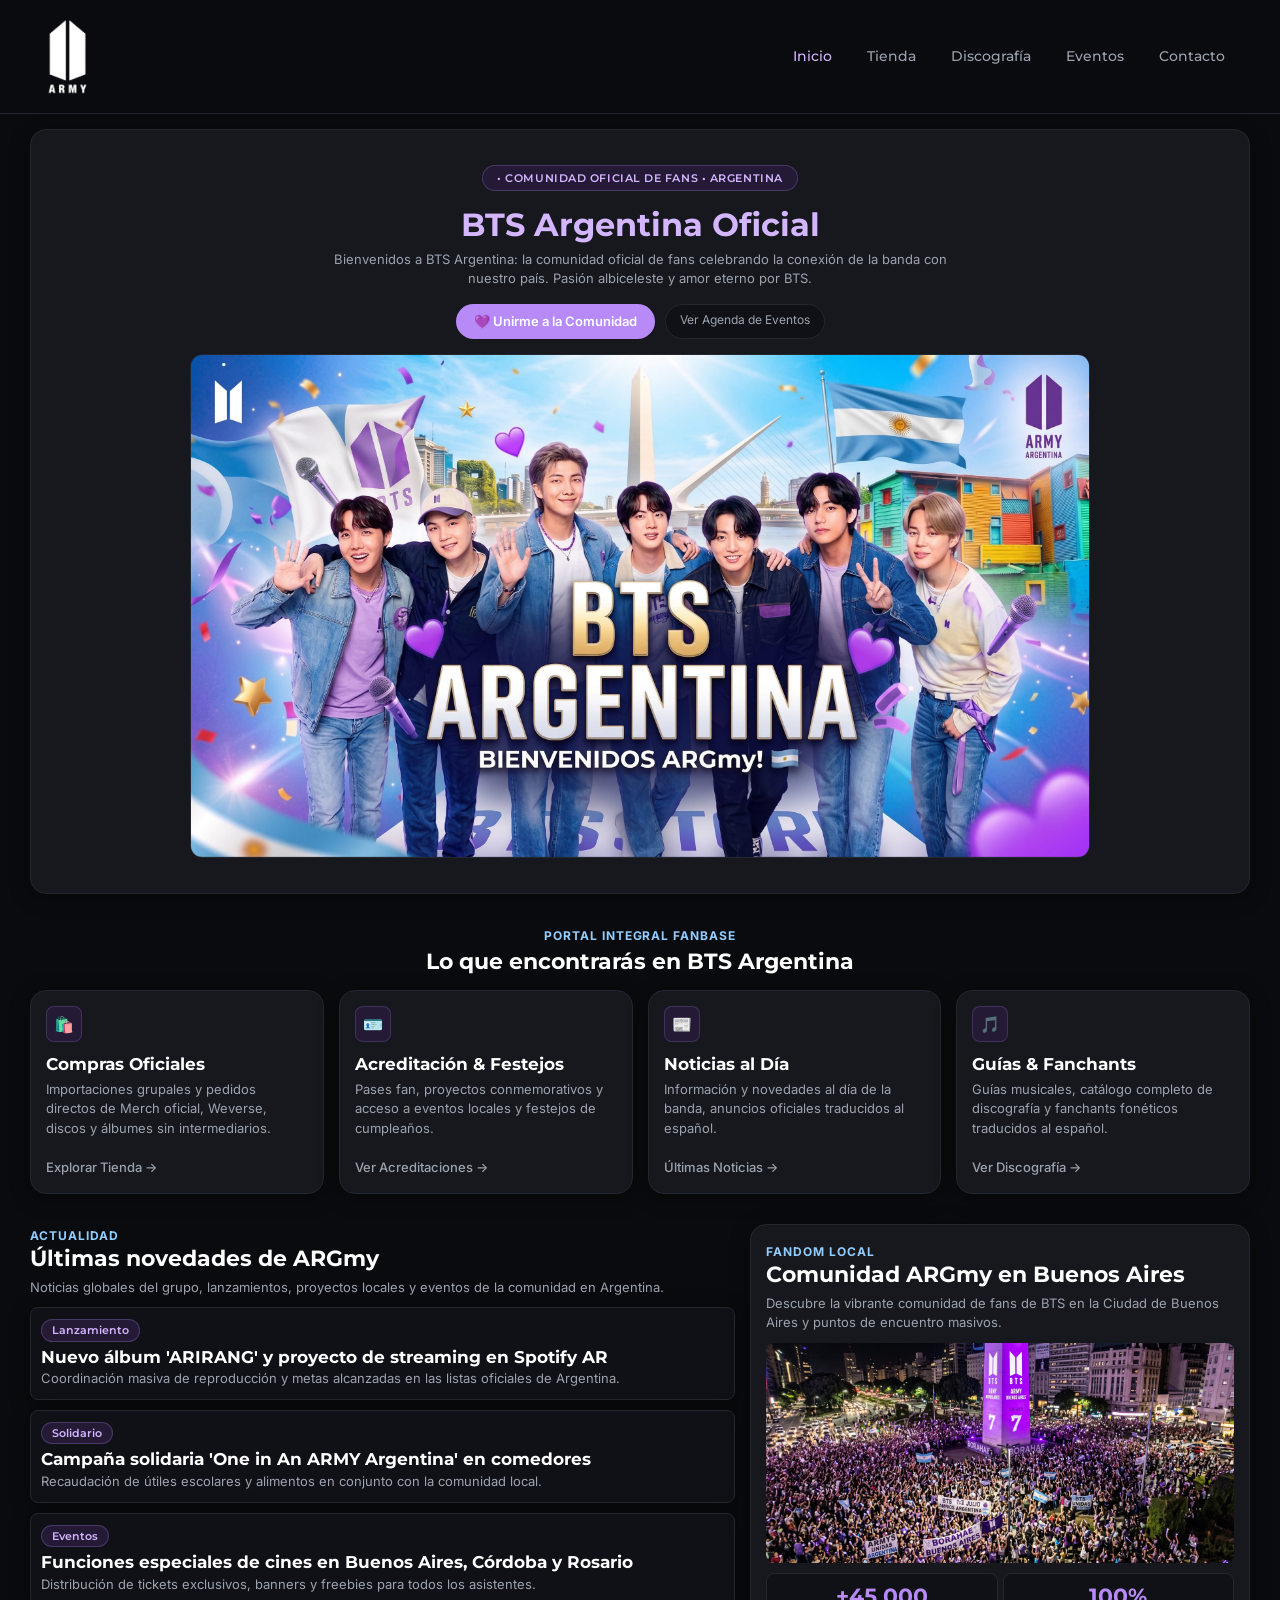
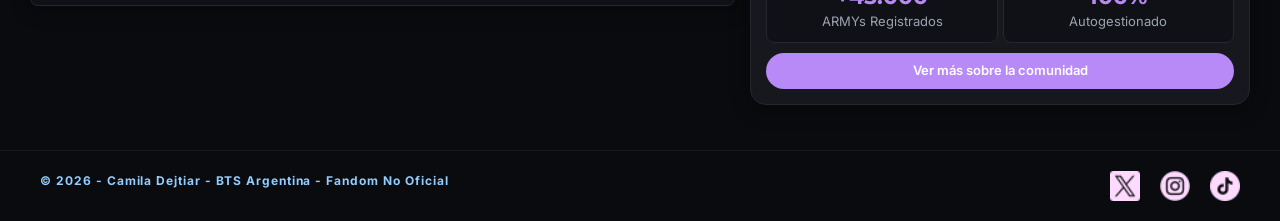
<file: index.html>
<!DOCTYPE html>
<html lang="es">
<head>
    <meta charset="UTF-8">
    <meta name="viewport" content="width=device-width, initial-scale=1.0">
    <meta name="robots" content="index, follow">

    <title>Comunidad Oficial de Fans en Argentina | BTS ARGmy</title>
    <meta name="description" content="Portal oficial de la comunidad de fans de BTS en Argentina (ARGmy). Noticias, eventos locales, proyectos solidarios y guías para el fandom en CABA y todo el país.">
    <meta name="keywords" content="BTS, BTS Argentina, ARGmy, ARMY Argentina, fanbase BTS, comunidad BTS, K-Pop Argentina">

    <meta property="og:title" content="Comunidad Oficial de Fans en Argentina | BTS ARGmy">
    <meta property="og:description" content="Portal oficial de la comunidad de fans de BTS en Argentina. Noticias, eventos locales, tienda y guías del fandom.">
    <meta property="og:image" content="https://cdejtiar.github.io/btsargmy/assets/images/index.jpeg">
    <meta property="og:type" content="website">

    <link href="https://cdn.jsdelivr.net/npm/bootstrap@5.3.8/dist/css/bootstrap.min.css" rel="stylesheet" integrity="sha384-sRIl4kxILFvY47J16cr9ZwB07vP4J8+LH7qKQnuqkuIAvNWLzeN8tE5YBujZqJLB" crossorigin="anonymous">
    <link rel="stylesheet" href="./css/style.css">
    <link rel="stylesheet" href="https://unpkg.com/aos@next/dist/aos.css" />
    <link rel="shortcut icon" href="./assets/images/army.png" type="image/x-icon">
    <link rel="preconnect" href="https://fonts.googleapis.com">
    <link rel="preconnect" href="https://fonts.gstatic.com" crossorigin>
    <link href="https://fonts.googleapis.com/css2?family=Inter:ital,opsz,wght@0,14..32,100..900;1,14..32,100..900&family=Montserrat:ital,wght@0,100..900;1,100..900&display=swap" rel="stylesheet">
</head>
<body>

    <!-- HEADER / NAV -->
    <header>
        <nav class="navbar navbar-expand-lg header">
            <div class="container-fluid px-4">
                <a href="./index.html" class="navbar-brand">
                    <img src="./assets/images/army-white.png" alt="Logo de BTS Argentina" class="logo-header">
                </a>
                <button class="navbar-toggler bg-custom button" type="button" data-bs-toggle="collapse" data-bs-target="#navbarNav" aria-controls="navbarNav" aria-expanded="false" aria-label="Toggle navigation">
                    <span class="navbar-toggler-icon"></span>
                </button>
                <div class="collapse navbar-collapse justify-content-end" id="navbarNav">
                    <ul class="navbar-nav containerMenu">
                        <li class="nav-item">
                            <a class="nav-link linkMenu active" aria-current="page" href="./index.html">Inicio</a>
                        </li>
                        <li class="nav-item">
                            <a class="nav-link linkMenu" href="./pages/tienda.html">Tienda</a>
                        </li>
                        <li class="nav-item">
                            <a class="nav-link linkMenu" href="./pages/discografia.html">Discografía</a>
                        </li>
                        <li class="nav-item">
                            <a class="nav-link linkMenu" href="./pages/eventos.html">Eventos</a>
                        </li>
                        <li class="nav-item">
                            <a class="nav-link linkMenu" href="./pages/contacto.html">Contacto</a>
                        </li>
                    </ul>
                </div>
            </div>
        </nav>
    </header>

    <!-- MAIN -->
    <main class="grid-index container-fluid py-4 px-md-5">

        <section class="area-hero text-center myCard hero-card mb-5">
            <span class="hero-tag mb-3">• COMUNIDAD OFICIAL DE FANS • ARGENTINA</span>
            <h1 class="hero-title display-4 my-2">BTS Argentina Oficial</h1>
            <p class="body-subtext mx-auto mb-4 hero-max-width">
                Bienvenidos a BTS Argentina: la comunidad oficial de fans celebrando la conexión de la banda con nuestro país. Pasión albiceleste y amor eterno por BTS.
            </p>
            <div class="d-flex justify-content-center gap-3 mb-4 flex-wrap">
                <a href="#comunidad" class="button">💜 Unirme a la Comunidad</a>
                <a href="./pages/eventos.html" class="button-secondary">Ver Agenda de Eventos</a>
            </div>

            <!-- Carousel central -->
            <div id="carouselExampleSlidesOnly" class="carousel slide hero-carousel overflow-hidden" data-bs-ride="carousel">
                <div class="carousel-inner">
                    <div class="carousel-item active">
                        <img src="./assets/images/index.jpeg" class="d-block w-100" alt="Los siete integrantes de BTS sonriendo junto al texto BTS Argentina Bienvenidos ARGmy">
                    </div>
                    <div class="carousel-item">
                        <img src="./assets/images/index2.jpeg" class="d-block w-100" alt="Los siete integrantes de BTS posan en un ventanal con vistas al Obelisco de Buenos Aires">
                    </div>
                </div>
            </div>
        </section>

        <section class="area-welcome mb-5" data-aos="fade-up">
            <div class="text-center mb-4">
                <span class="body-secondary text-uppercase fw-bold">PORTAL INTEGRAL FANBASE</span>
                <h2 class="title mt-1">Lo que encontrarás en BTS Argentina</h2>
            </div>

            <div class="row row-cols-1 row-cols-md-2 row-cols-lg-4 g-4">
                <div class="col">
                    <article class="myCard service-card h-100 d-flex flex-column justify-content-between p-4">
                        <div>
                            <span class="icon-box">🛍️</span>
                            <h3 class="subtitle mb-2">Compras Oficiales</h3>
                            <p class="body-text p-0 text-start">Importaciones grupales y pedidos directos de Merch oficial, Weverse, discos y álbumes sin intermediarios.</p>
                        </div>
                        <a href="./pages/tienda.html" class="card-action-link text-start mt-3">Explorar Tienda →</a>
                    </article>
                </div>
                <div class="col">
                    <article class="myCard service-card h-100 d-flex flex-column justify-content-between p-4">
                        <div>
                            <span class="icon-box">🪪</span>
                            <h3 class="subtitle mb-2">Acreditación & Festejos</h3>
                            <p class="body-text p-0 text-start">Pases fan, proyectos conmemorativos y acceso a eventos locales y festejos de cumpleaños.</p>
                        </div>
                        <a href="./pages/eventos.html" class="card-action-link text-start mt-3">Ver Acreditaciones →</a>
                    </article>
                </div>
                <div class="col">
                    <article class="myCard service-card h-100 d-flex flex-column justify-content-between p-4">
                        <div>
                            <span class="icon-box">📰</span>
                            <h3 class="subtitle mb-2">Noticias al Día</h3>
                            <p class="body-text p-0 text-start">Información y novedades al día de la banda, anuncios oficiales traducidos al español.</p>
                        </div>
                        <a href="./pages/eventos.html" class="card-action-link text-start mt-3">Últimas Noticias →</a>
                    </article>
                </div>
                <div class="col">
                    <article class="myCard service-card h-100 d-flex flex-column justify-content-between p-4">
                        <div>
                            <span class="icon-box">🎵</span>
                            <h3 class="subtitle mb-2">Guías & Fanchants</h3>
                            <p class="body-text p-0 text-start">Guías musicales, catálogo completo de discografía y fanchants fonéticos traducidos al español.</p>
                        </div>
                        <a href="./pages/discografia.html" class="card-action-link text-start mt-3">Ver Discografía →</a>
                    </article>
                </div>
            </div>
        </section>

        <section class="area-cards row g-4 mb-5" id="comunidad">
            <!-- Novedades de ARGmy -->
            <div class="col-lg-7" data-aos="fade-right">
                <div class="mb-3">
                    <span class="body-secondary text-uppercase fw-bold">ACTUALIDAD</span>
                    <h2 class="title">Últimas novedades de ARGmy</h2>
                    <p class="body-subtext">Noticias globales del grupo, lanzamientos, proyectos locales y eventos de la comunidad en Argentina.</p>
                </div>

                <div class="d-flex flex-column gap-3">
                    <article class="myCard p-3">
                        <span class="news-chip mb-2">Lanzamiento</span>
                        <h3 class="subtitle mb-1">Nuevo álbum 'ARIRANG' y proyecto de streaming en Spotify AR</h3>
                        <p class="body-text p-0 mb-0">Coordinación masiva de reproducción y metas alcanzadas en las listas oficiales de Argentina.</p>
                    </article>
                    <article class="myCard p-3">
                        <span class="news-chip mb-2">Solidario</span>
                        <h3 class="subtitle mb-1">Campaña solidaria 'One in An ARMY Argentina' en comedores</h3>
                        <p class="body-text p-0 mb-0">Recaudación de útiles escolares y alimentos en conjunto con la comunidad local.</p>
                    </article>
                    <article class="myCard p-3">
                        <span class="news-chip mb-2">Eventos</span>
                        <h3 class="subtitle mb-1">Funciones especiales de cines en Buenos Aires, Córdoba y Rosario</h3>
                        <p class="body-text p-0 mb-0">Distribución de tickets exclusivos, banners y freebies para todos los asistentes.</p>
                    </article>
                </div>
            </div>

            <!-- Comunidad en Buenos Aires -->
            <div class="col-lg-5" data-aos="fade-left">
                <article class="myCard h-100 d-flex flex-column justify-content-between p-4">
                    <div>
                        <span class="body-secondary text-uppercase fw-bold">FANDOM LOCAL</span>
                        <h2 class="title mb-2">Comunidad ARGmy en Buenos Aires</h2>
                        <p class="body-text p-0 mb-3">Descubre la vibrante comunidad de fans de BTS en la Ciudad de Buenos Aires y puntos de encuentro masivos.</p>

                        <figure class="event-img-container mb-3">
                            <img class="img-fluid w-100" src="./assets/images/argmy.jpeg" alt="ARMYs argentinas en el Obelisco iluminado de morado" loading="lazy">
                        </figure>

                        <div class="row text-center g-2 mb-3">
                            <div class="col-6">
                                <div class="metric-box p-3">
                                    <h3 class="metric-number mb-0">+45.000</h3>
                                    <span class="body-subtext">ARMYs Registrados</span>
                                </div>
                            </div>
                            <div class="col-6">
                                <div class="metric-box p-3">
                                    <h3 class="metric-number mb-0">100%</h3>
                                    <span class="body-subtext">Autogestionado</span>
                                </div>
                            </div>
                        </div>
                    </div>

                    <a href="./pages/contacto.html" class="button w-100 text-center">Ver más sobre la comunidad</a>
                </article>
            </div>
        </section>
    </main>

    <!-- FOOTER -->
    <footer>
        <p class="body-secondary">&copy; 2026 - Camila Dejtiar - BTS Argentina - Fandom No Oficial</p>

        <section>
            <a href="https://x.com/BTSarg_official" target="_blank">
                <img src="./assets/images/x.png" alt="Logo de X">
            </a>
            <a href="https://www.instagram.com/btsargentina.official/" target="_blank">
                <img src="./assets/images/instagram.png" alt="Logo de Instagram">
            </a>
            <a href="https://www.tiktok.com/@btsargentina.official" target="_blank">
                <img src="./assets/images/tiktok.png" alt="Logo de TikTok">
            </a>
        </section>
    </footer>

    <script src="https://cdn.jsdelivr.net/npm/bootstrap@5.3.8/dist/js/bootstrap.bundle.min.js" integrity="sha384-FKyoEForCGlyvwx9Hj09JcYn3nv7wiPVlz7YYwJrWVcXK/BmnVDxM+D2scQbITxI" crossorigin="anonymous"></script>
    <script src="https://unpkg.com/aos@next/dist/aos.js"></script>
    <script>
    AOS.init({
        duration: 1000,
        once: true
    });
    </script>
</body>
</html>
</file>
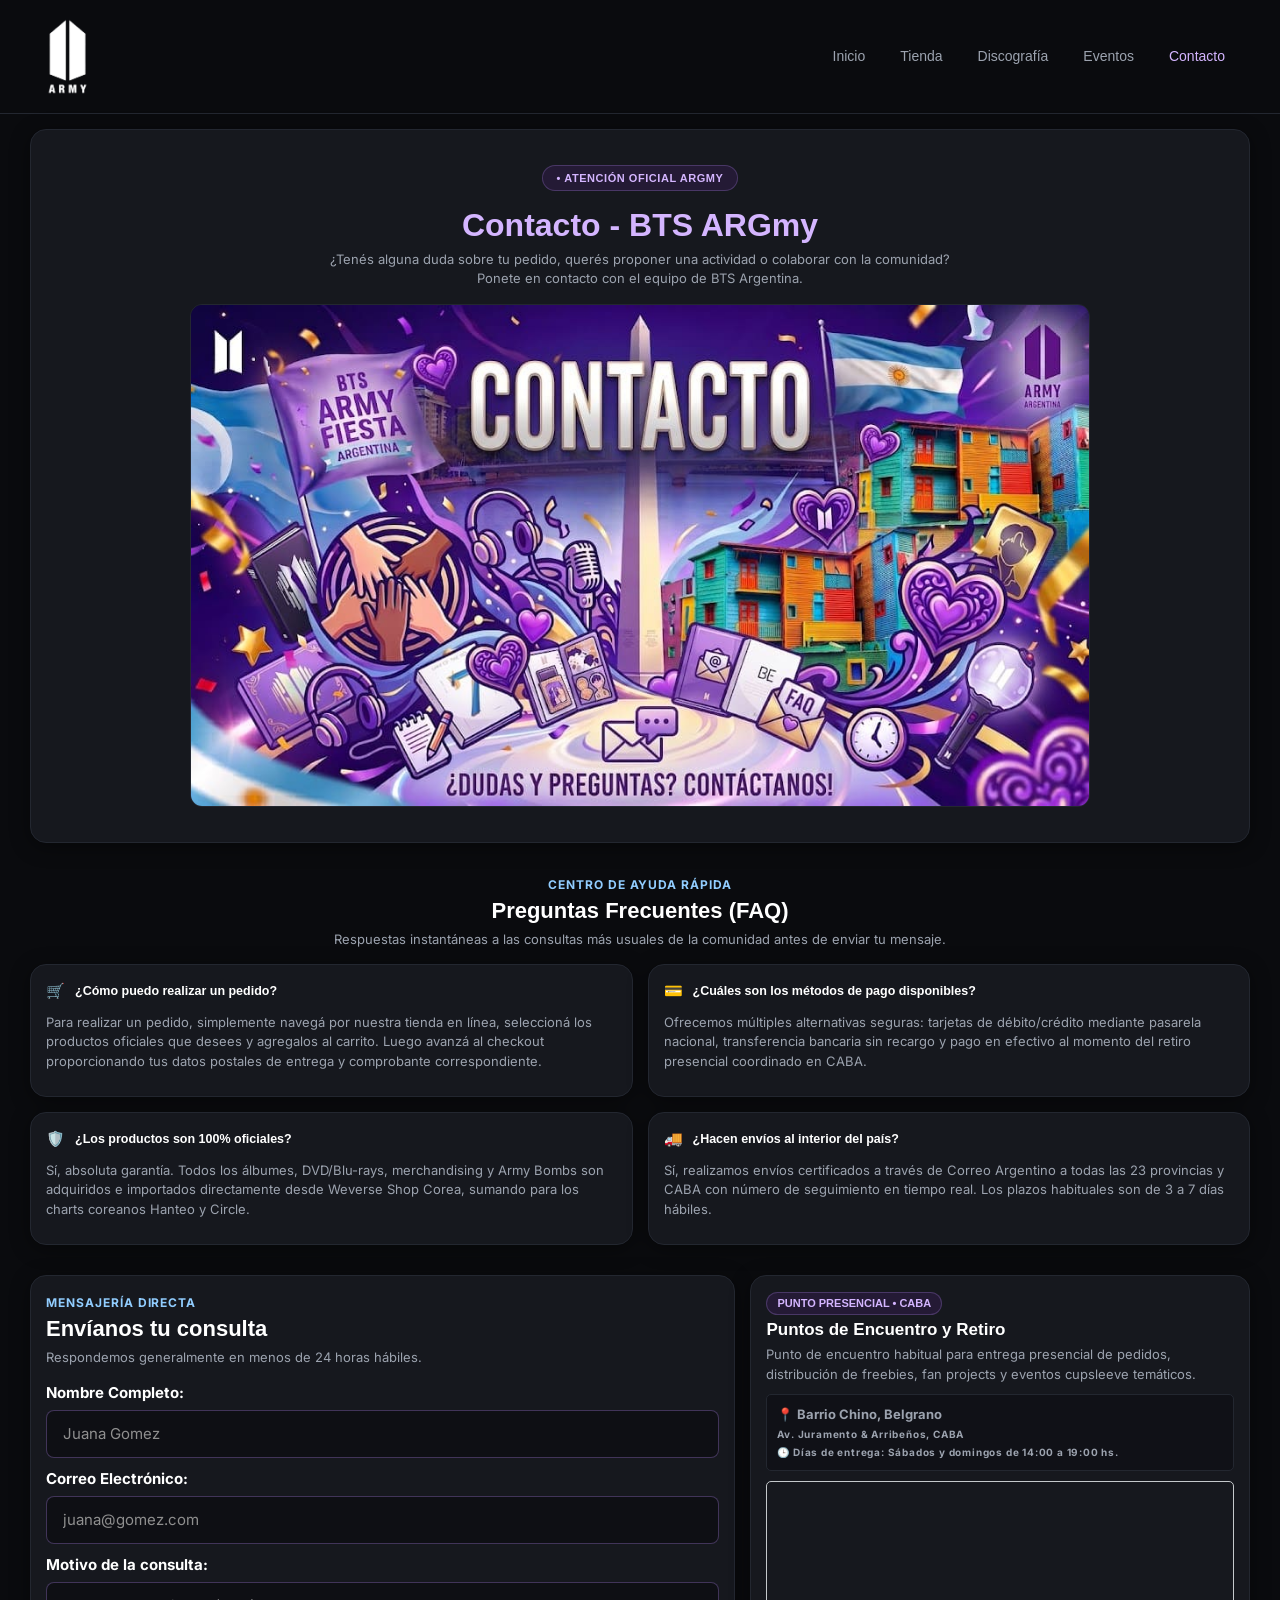
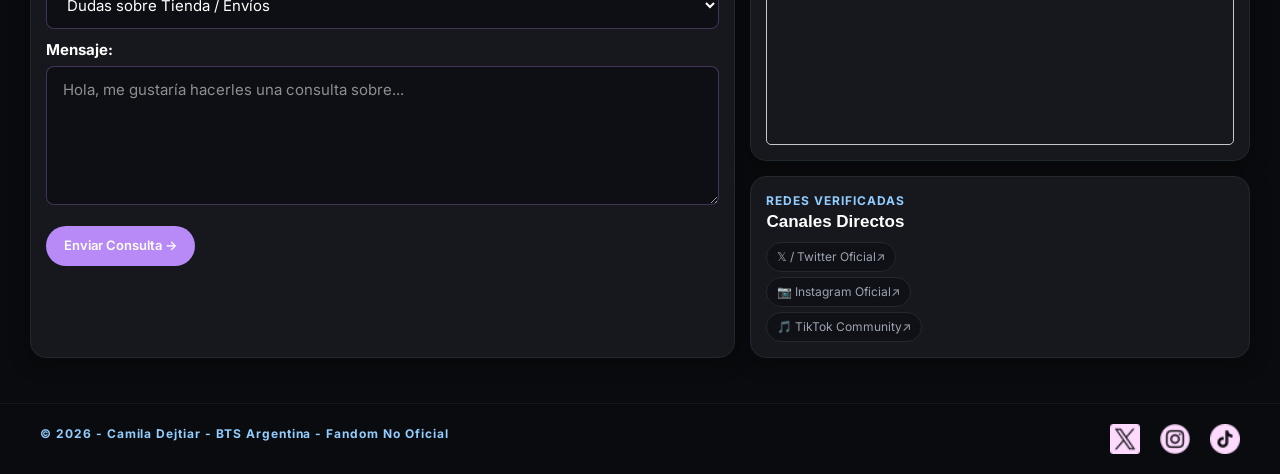
<file: pages/contacto.html>
<!DOCTYPE html>
<html lang="es">
<head>
    <meta charset="UTF-8">
    <meta name="viewport" content="width=device-width, initial-scale=1.0">
    <meta name="robots" content="index, follow">

    <title>Contacto y Preguntas Frecuentes | BTS ARGmy</title>
    <meta name="description" content="Ponete en contacto con el equipo de BTS Argentina. Consultas sobre la tienda, punto de retiro presencial en Barrio Chino (Belgrano) y preguntas frecuentes de la comunidad.">
    <meta name="keywords" content="contacto BTS Argentina, preguntas frecuentes ARGmy, retiro merch Barrio Chino, atención fanbase BTS">

    <meta property="og:title" content="Contacto y Preguntas Frecuentes | BTS ARGmy">
    <meta property="og:description" content="Escribinos por dudas sobre tu pedido, propuestas de eventos o colaboraciones con BTS Argentina. Punto presencial en Barrio Chino, CABA.">
    <meta property="og:image" content="https://cdejtiar.github.io/btsargmy/assets/images/contacto.jpeg">
    <meta property="og:type" content="website">

    <link href="https://cdn.jsdelivr.net/npm/bootstrap@5.3.8/dist/css/bootstrap.min.css" rel="stylesheet" integrity="sha384-sRIl4kxILFvY47J16cr9ZwB07vP4J8+LH7qKQnuqkuIAvNWLzeN8tE5YBujZqJLB" crossorigin="anonymous">
    <link rel="stylesheet" href="../css/style.css">
    <link rel="stylesheet" href="https://unpkg.com/aos@next/dist/aos.css" />
    <link rel="shortcut icon" href="../assets/images/army.png" type="image/x-icon">
    <link rel="preconnect" href="https://fonts.googleapis.com">
    <link rel="preconnect" href="https://fonts.gstatic.com" crossorigin>
    <link href="https://fonts.googleapis.com/css2?family=Inter:ital,opsz,wght@0,14..32,100..900;1,14..32,100..900&display=swap" rel="stylesheet">
</head>
<body>

    <!-- HEADER / NAV -->
    <header>
        <nav class="navbar navbar-expand-lg header">
            <div class="container-fluid px-4">
                <a href="../index.html" class="navbar-brand">
                    <img src="../assets/images/army-white.png" alt="Logo de BTS Argentina" class="logo-header">
                </a>
                <button class="navbar-toggler bg-custom button" type="button" data-bs-toggle="collapse" data-bs-target="#navbarNav" aria-controls="navbarNav" aria-expanded="false" aria-label="Toggle navigation">
                    <span class="navbar-toggler-icon"></span>
                </button>
                <div class="collapse navbar-collapse justify-content-end" id="navbarNav">
                    <ul class="navbar-nav containerMenu">
                        <li class="nav-item">
                            <a class="nav-link linkMenu" href="../index.html">Inicio</a>
                        </li>
                        <li class="nav-item">
                            <a class="nav-link linkMenu" href="./tienda.html">Tienda</a>
                        </li>
                        <li class="nav-item">
                            <a class="nav-link linkMenu" href="./discografia.html">Discografía</a>
                        </li>
                        <li class="nav-item">
                            <a class="nav-link linkMenu" href="./eventos.html">Eventos</a>
                        </li>
                        <li class="nav-item">
                            <a class="nav-link linkMenu active" aria-current="page" href="./contacto.html">Contacto</a>
                        </li>
                    </ul>
                </div>
            </div>
        </nav>
    </header>

    <!-- MAIN -->
    <main class="grid-contact container-fluid py-4 px-md-5">

        <section class="area-hero text-center myCard hero-card mb-5">
            <span class="hero-tag mb-3">• ATENCIÓN OFICIAL ARGMY</span>
            <h1 class="area-title display-4 my-2">Contacto - BTS ARGmy</h1>
            <p class="body-text strong center area-description mx-auto mb-4 hero-max-width">
                ¿Tenés alguna duda sobre tu pedido, querés proponer una actividad o colaborar con la comunidad? Ponete en contacto con el equipo de BTS Argentina.
            </p>

            <figure class="hero area-hero hero-carousel overflow-hidden">
                <img class="img-fluid w-100" src="../assets/images/contacto.jpeg" alt="Ilustración con el texto Contacto sobre fondo morado con íconos de sobres de mensajes, libro de FAQ, reloj y elementos de BTS">
            </figure>
        </section>

        <section class="content area-faq mb-5" data-aos="fade-up">
            <div class="text-center mb-4">
                <span class="body-secondary text-uppercase fw-bold">CENTRO DE AYUDA RÁPIDA</span>
                <h2 class="title mt-1">Preguntas Frecuentes (FAQ)</h2>
                <p class="body-subtext">Respuestas instantáneas a las consultas más usuales de la comunidad antes de enviar tu mensaje.</p>
            </div>

            <div class="row row-cols-1 row-cols-md-2 g-4">
                
                <div class="col">
                    <article class="myCard h-100 p-4">
                        <div class="d-flex align-items-center gap-3 mb-3">
                            <span class="icon-box">🛒</span>
                            <h3 class="subtitle fs-5 m-0">¿Cómo puedo realizar un pedido?</h3>
                        </div>
                        <p class="body-text p-0 text-start">
                            Para realizar un pedido, simplemente navegá por nuestra tienda en línea, seleccioná los productos oficiales que desees y agregalos al carrito. Luego avanzá al checkout proporcionando tus datos postales de entrega y comprobante correspondiente.
                        </p>
                    </article>
                </div>

                <div class="col">
                    <article class="myCard h-100 p-4">
                        <div class="d-flex align-items-center gap-3 mb-3">
                            <span class="icon-box">💳</span>
                            <h3 class="subtitle fs-5 m-0">¿Cuáles son los métodos de pago disponibles?</h3>
                        </div>
                        <p class="body-text p-0 text-start">
                            Ofrecemos múltiples alternativas seguras: tarjetas de débito/crédito mediante pasarela nacional, transferencia bancaria sin recargo y pago en efectivo al momento del retiro presencial coordinado en CABA.
                        </p>
                    </article>
                </div>

                <div class="col">
                    <article class="myCard h-100 p-4">
                        <div class="d-flex align-items-center gap-3 mb-3">
                            <span class="icon-box">🛡️</span>
                            <h3 class="subtitle fs-5 m-0">¿Los productos son 100% oficiales?</h3>
                        </div>
                        <p class="body-text p-0 text-start">
                            Sí, absoluta garantía. Todos los álbumes, DVD/Blu-rays, merchandising y Army Bombs son adquiridos e importados directamente desde Weverse Shop Corea, sumando para los charts coreanos Hanteo y Circle.
                        </p>
                    </article>
                </div>

                <div class="col">
                    <article class="myCard h-100 p-4">
                        <div class="d-flex align-items-center gap-3 mb-3">
                            <span class="icon-box">🚚</span>
                            <h3 class="subtitle fs-5 m-0">¿Hacen envíos al interior del país?</h3>
                        </div>
                        <p class="body-text p-0 text-start">
                            Sí, realizamos envíos certificados a través de Correo Argentino a todas las 23 provincias y CABA con número de seguimiento en tiempo real. Los plazos habituales son de 3 a 7 días hábiles.
                        </p>
                    </article>
                </div>

            </div>
        </section>

        <section class="row g-4 mb-5">
            
            <div class="col-lg-7" data-aos="fade-right">
                <div class="myCard p-4 h-100">
                    <div class="mb-4">
                        <span class="body-secondary text-uppercase fw-bold">MENSAJERÍA DIRECTA</span>
                        <h2 class="title mt-1">Envíanos tu consulta</h2>
                        <p class="body-subtext">Respondemos generalmente en menos de 24 horas hábiles.</p>
                    </div>

                    <form class="contact d-flex flex-column gap-3" action="" method="">
                        <div>
                            <label for="nombre" class="form-label text-white fw-bold">Nombre Completo:</label>
                            <input type="text" id="nombre" class="form-control-dark w-100" placeholder="Juana Gomez" required>
                        </div>

                        <div>
                            <label for="email" class="form-label text-white fw-bold">Correo Electrónico:</label>
                            <input type="email" id="email" class="form-control-dark w-100" placeholder="juana@gomez.com" required>
                        </div>

                        <div>
                            <label for="motivo" class="form-label text-white fw-bold">Motivo de la consulta:</label>
                            <select id="motivo" class="form-control-dark w-100" required>
                                <option value="tienda">Dudas sobre Tienda / Envíos</option>
                                <option value="eventos">Propuesta de Evento</option>
                                <option value="Prensa">Prensa / Colaboraciones</option>
                            </select>
                        </div>

                        <div>
                            <label for="mensaje" class="form-label text-white fw-bold">Mensaje:</label>
                            <textarea id="mensaje" class="form-control-dark w-100" rows="5" placeholder="Hola, me gustaría hacerles una consulta sobre..." required></textarea>
                        </div>

                        <button class="button py-3 mt-2" type="submit">Enviar Consulta →</button> 
                    </form>
                </div>
            </div>

            <div class="col-lg-5 d-flex flex-column gap-4" data-aos="fade-left">
                
                <article class="myCard p-4">
                    <span class="news-chip mb-2">PUNTO PRESENCIAL • CABA</span>
                    <h3 class="subtitle mb-2">Puntos de Encuentro y Retiro</h3>
                    <p class="body-text p-0 text-start mb-3">
                        Punto de encuentro habitual para entrega presencial de pedidos, distribución de freebies, fan projects y eventos cupsleeve temáticos.
                    </p>

                    <div class="p-3 rounded-3 mb-3" style="background-color: #101117; border: 1px solid #232730;">
                        <p class="body-subtext m-0 mb-1">📍 <strong>Barrio Chino, Belgrano</strong></p>
                        <p class="body-secondary fs-6 m-0">Av. Juramento & Arribeños, CABA</p>
                        <p class="body-secondary fs-6 m-0 mt-1">🕒 Días de entrega: Sábados y domingos de 14:00 a 19:00 hs.</p>
                    </div>

                    <div class="ratio ratio-16x9 rounded-3 overflow-hidden border border-secondary-subtle">
                        <iframe src="https://www.google.com/maps/embed?pb=!1m18!1m12!1m3!1d13143.437492798425!2d-58.46118122595642!3d-34.55711579575449!2m3!1f0!2f0!3f0!3m2!1i1024!2i768!4f13.1!3m3!1m2!1s0x95bcb5d3ea07df93%3A0x947b5150d5a5bda4!2sBarrio%20Chino%2C%20C1428%20Cdad.%20Aut%C3%B3noma%20de%20Buenos%20Aires!5e0!3m2!1ses!2sar!4v1787437339825!5m2!1ses!2sar" allowfullscreen="" loading="lazy" referrerpolicy="strict-origin-when-cross-origin"></iframe>
                    </div>
                </article>

                <article class="myCard p-4">
                    <span class="body-secondary text-uppercase fw-bold d-block mb-1">REDES VERIFICADAS</span>
                    <h3 class="subtitle mb-3">Canales Directos</h3>

                    <div class="d-flex flex-column gap-2">
                        <a href="https://x.com/BTSarg_official" target="_blank" class="button-secondary p-2 px-3 text-start d-flex justify-content-between align-items-center text-decoration-none">
                            <span>𝕏 / Twitter Oficial</span>
                            <span>↗</span>
                        </a>
                        <a href="https://www.instagram.com/btsargentina.official/" target="_blank" class="button-secondary p-2 px-3 text-start d-flex justify-content-between align-items-center text-decoration-none">
                            <span>📷 Instagram Oficial</span>
                            <span>↗</span>
                        </a>
                        <a href="https://www.tiktok.com/@btsargentina.official" target="_blank" class="button-secondary p-2 px-3 text-start d-flex justify-content-between align-items-center text-decoration-none">
                            <span>🎵 TikTok Community</span>
                            <span>↗</span>
                        </a>
                    </div>
                </article>

            </div>

        </section>

    </main>

    <!-- FOOTER -->
    <footer>
        <p class="body-secondary">&copy; 2026 - Camila Dejtiar - BTS Argentina - Fandom No Oficial</p>

        <section>
            <a href="https://x.com/BTSarg_official" target="_blank">
                <img src="../assets/images/x.png" alt="Logo de X">
            </a>
            <a href="https://www.instagram.com/btsargentina.official/" target="_blank">
                <img src="../assets/images/instagram.png" alt="Logo de Instagram">
            </a>
            <a href="https://www.tiktok.com/@btsargentina.official" target="_blank">
                <img src="../assets/images/tiktok.png" alt="Logo de TikTok">
            </a>
        </section>
    </footer>

    <script src="https://cdn.jsdelivr.net/npm/bootstrap@5.3.8/dist/js/bootstrap.bundle.min.js" integrity="sha384-FKyoEForCGlyvwx9Hj09JcYn3nv7wiPVlz7YYwJrWVcXK/BmnVDxM+D2scQbITxI" crossorigin="anonymous"></script>
    <script src="https://unpkg.com/aos@next/dist/aos.js"></script>
    <script>
      AOS.init({ duration: 1000, once: true });
    </script>
</body>
</html>
</file>
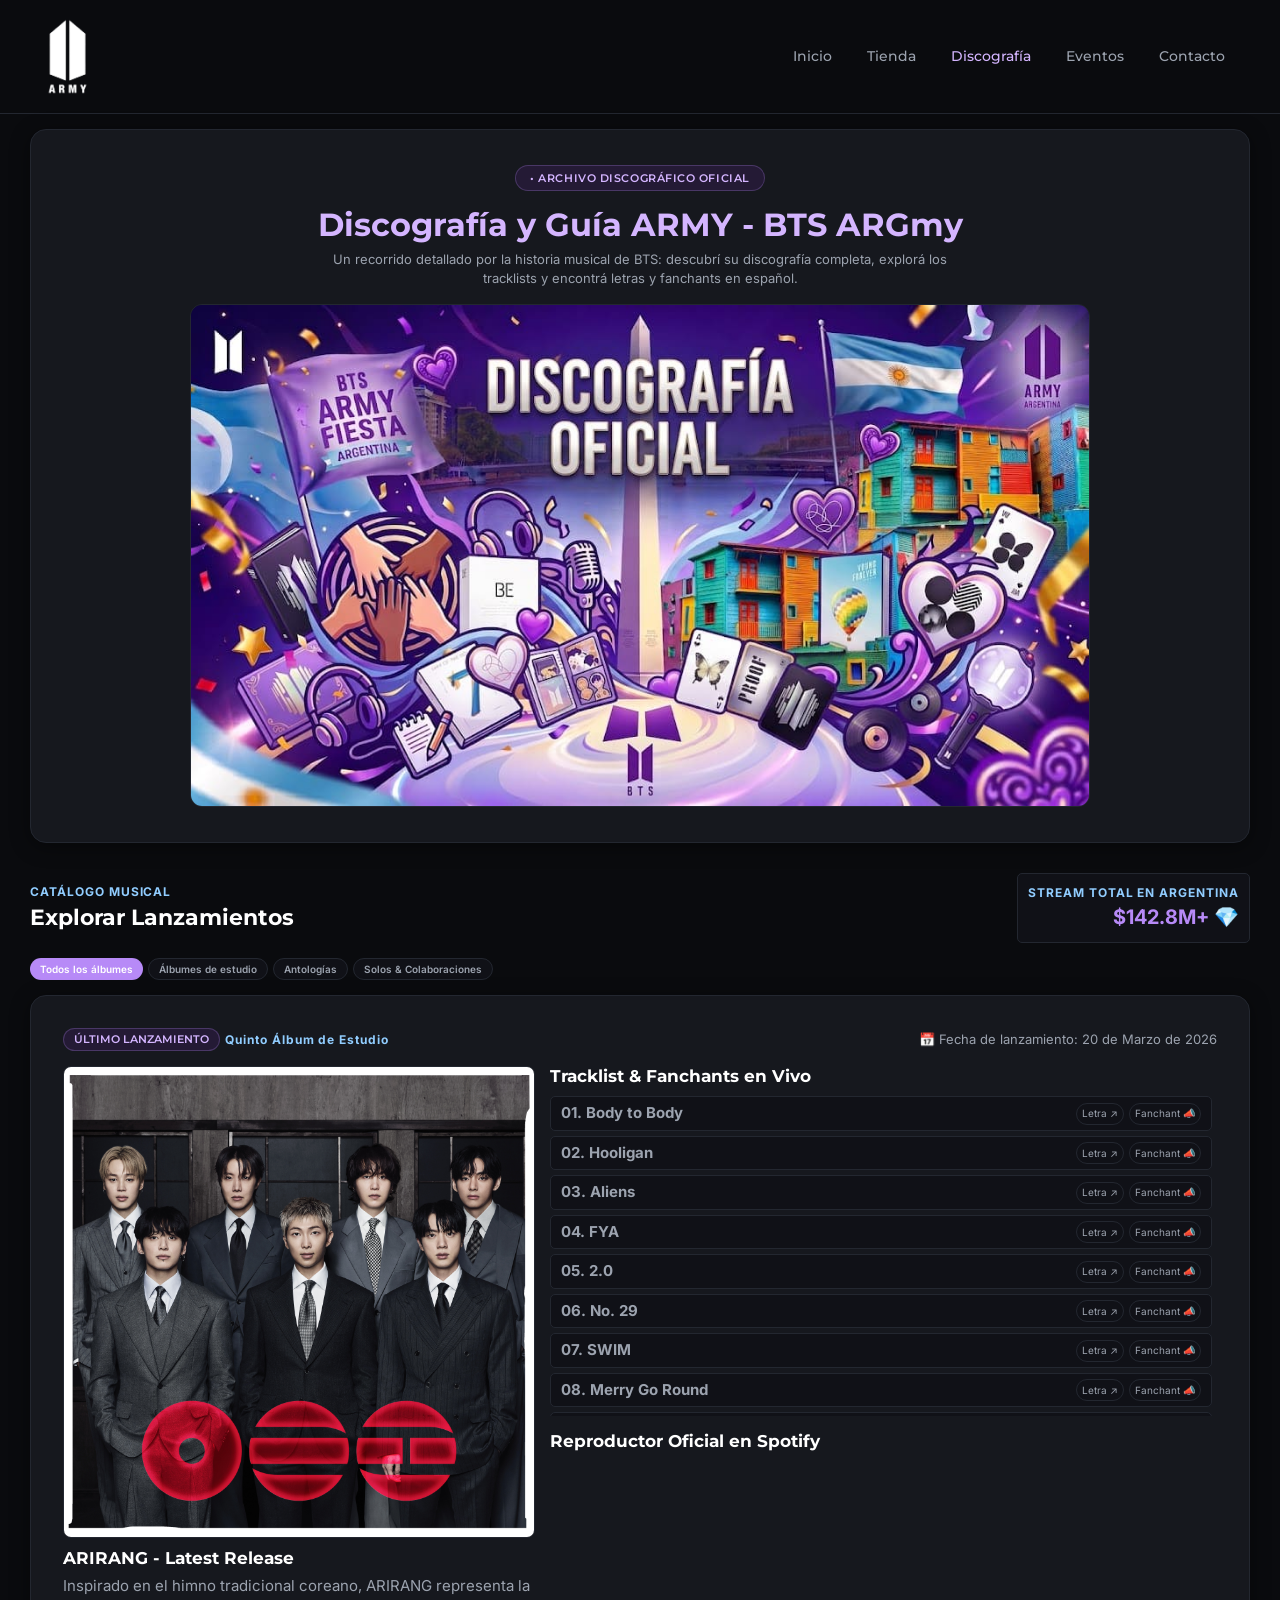
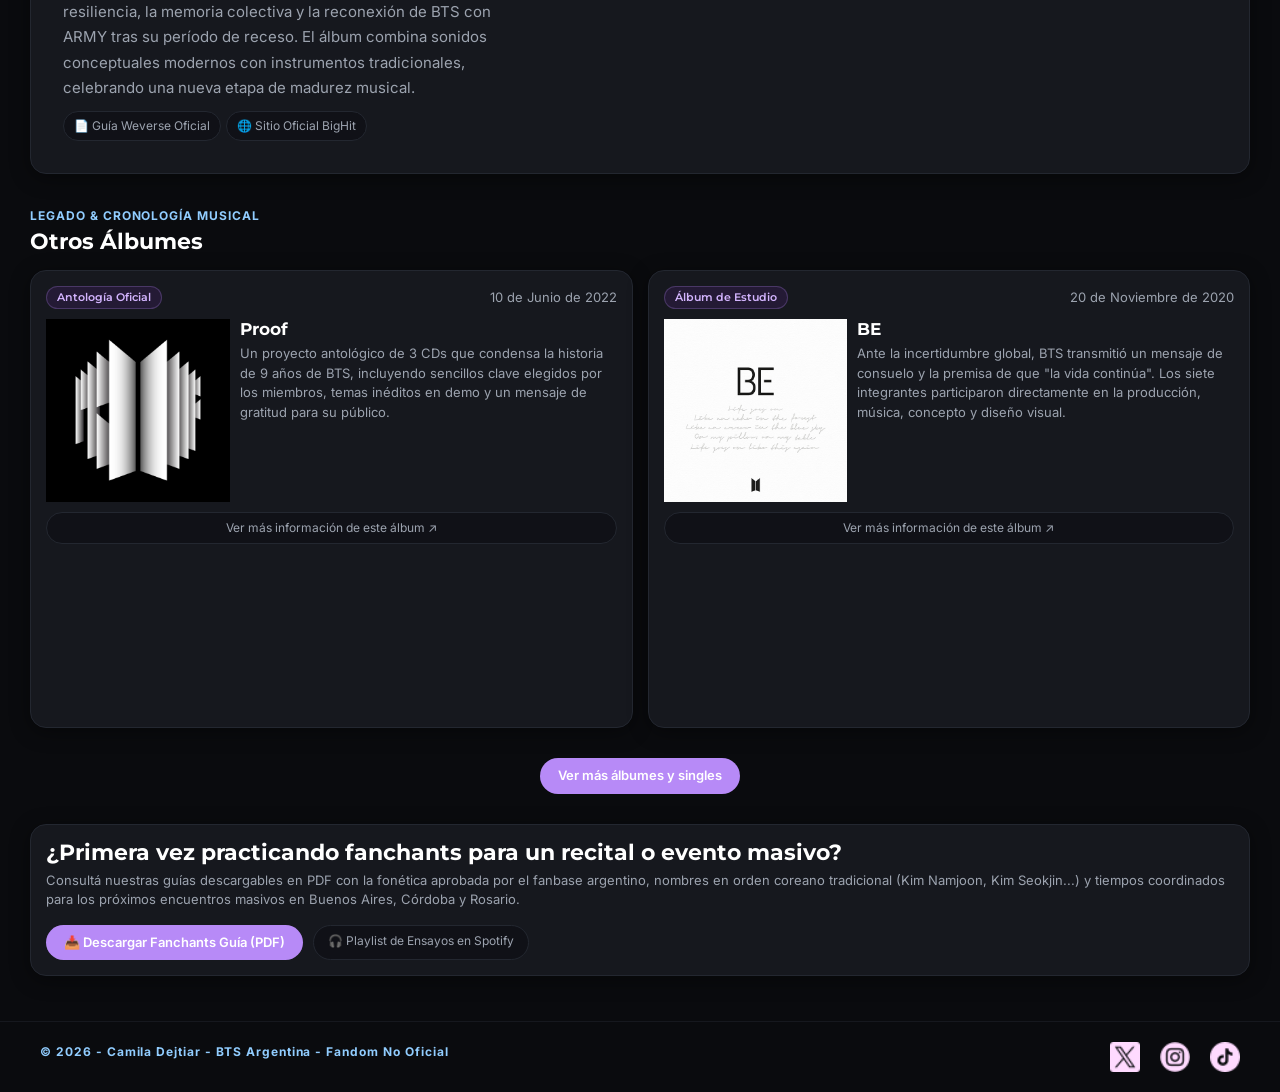
<file: pages/discografia.html>
<!DOCTYPE html>
<html lang="es">
<head>
    <meta charset="UTF-8">
    <meta name="viewport" content="width=device-width, initial-scale=1.0">
    <meta name="robots" content="index, follow">

    <title>Discografía Completa de BTS y Guía de Fanchants | BTS ARGmy</title>
    <meta name="description" content="Explorá el catálogo musical de BTS, tracklists de álbumes como ARIRANG, Proof y BE, y descargá guías de fanchants en español para recitales y eventos.">
    <meta name="keywords" content="discografía BTS, álbumes BTS, ARIRANG BTS, fanchants BTS español, tracklist BTS, letras BTS">

    <meta property="og:title" content="Discografía Completa de BTS y Guía de Fanchants | BTS ARGmy">
    <meta property="og:description" content="Recorrido por la historia musical de BTS: lanzamientos, tracklists completos, reproductores oficiales y fanchants fonéticos para el fandom en Argentina.">
    <meta property="og:image" content="https://cdejtiar.github.io/btsargmy/assets/images/discografia.jpeg">
    <meta property="og:type" content="website">

    <link href="https://cdn.jsdelivr.net/npm/bootstrap@5.3.8/dist/css/bootstrap.min.css" rel="stylesheet" integrity="sha384-sRIl4kxILFvY47J16cr9ZwB07vP4J8+LH7qKQnuqkuIAvNWLzeN8tE5YBujZqJLB" crossorigin="anonymous">
    <link rel="stylesheet" href="../css/style.css">
    <link rel="stylesheet" href="https://unpkg.com/aos@next/dist/aos.css" />
    <link rel="shortcut icon" href="../assets/images/army.png" type="image/x-icon">
    <link rel="preconnect" href="https://fonts.googleapis.com">
    <link rel="preconnect" href="https://fonts.gstatic.com" crossorigin>
    <link href="https://fonts.googleapis.com/css2?family=Inter:ital,opsz,wght@0,14..32,100..900;1,14..32,100..900&family=Montserrat:ital,wght@0,100..900;1,100..900&display=swap" rel="stylesheet">
</head>
<body>

    <!-- HEADER / NAV -->
    <header>
        <nav class="navbar navbar-expand-lg header">
            <div class="container-fluid px-4">
                <a href="../index.html" class="navbar-brand">
                    <img src="../assets/images/army-white.png" alt="Logo de BTS Argentina" class="logo-header">
                </a>
                <button class="navbar-toggler bg-custom button" type="button" data-bs-toggle="collapse" data-bs-target="#navbarNav" aria-controls="navbarNav" aria-expanded="false" aria-label="Toggle navigation">
                    <span class="navbar-toggler-icon"></span>
                </button>
                <div class="collapse navbar-collapse justify-content-end" id="navbarNav">
                    <ul class="navbar-nav containerMenu">
                        <li class="nav-item">
                            <a class="nav-link linkMenu" href="../index.html">Inicio</a>
                        </li>
                        <li class="nav-item">
                            <a class="nav-link linkMenu" href="./tienda.html">Tienda</a>
                        </li>
                        <li class="nav-item">
                            <a class="nav-link linkMenu active" aria-current="page" href="./discografia.html">Discografía</a>
                        </li>
                        <li class="nav-item">
                            <a class="nav-link linkMenu" href="./eventos.html">Eventos</a>
                        </li>
                        <li class="nav-item">
                            <a class="nav-link linkMenu" href="./contacto.html">Contacto</a>
                        </li>
                    </ul>
                </div>
            </div>
        </nav>
    </header>

    <!-- MAIN -->
    <main class="grid-discografia container-fluid py-4 px-md-5">

        <section class="area-hero text-center myCard hero-card mb-5">
            <span class="hero-tag mb-3">• ARCHIVO DISCOGRÁFICO OFICIAL</span>
            <h1 class="area-title display-4 my-2">Discografía y Guía ARMY - BTS ARGmy</h1>
            <p class="body-text strong center area-description mx-auto mb-4 hero-max-width">
                Un recorrido detallado por la historia musical de BTS: descubrí su discografía completa, explorá los tracklists y encontrá letras y fanchants en español.
            </p>

            <figure class="hero area-hero hero-carousel overflow-hidden">
                <img class="img-fluid w-100" src="../assets/images/discografia.jpeg" alt="Ilustración con el texto Discografía Oficial rodeado de portadas de álbumes de BTS como Proof, BE y Young Forever, junto a vinilos y naipes">
            </figure>
        </section>

        <section class="mb-4">
            <div class="d-flex flex-wrap justify-content-between align-items-center gap-3 mb-4">
                <div>
                    <span class="body-secondary text-uppercase fw-bold">CATÁLOGO MUSICAL</span>
                    <h2 class="title mt-1">Explorar Lanzamientos</h2>
                </div>
                
                <!-- Estadística Stream Argentina -->
                <div class="metric-box p-3 rounded-3 text-end">
                    <span class="body-secondary d-block text-uppercase fw-bold">STREAM TOTAL EN ARGENTINA</span>
                    <span class="metric-number fs-2">$142.8M+ 💎</span>
                </div>
            </div>

            <div class="d-flex flex-wrap gap-2 mb-4">
                <button type="button" class="button py-1 px-3 fs-6">Todos los álbumes</button>
                <button type="button" class="button-secondary py-1 px-3 fs-6">Álbumes de estudio</button>
                <button type="button" class="button-secondary py-1 px-3 fs-6">Antologías</button>
                <button type="button" class="button-secondary py-1 px-3 fs-6">Solos & Colaboraciones</button>
            </div>
        </section>

        <!-- ÁLBUM DESTACADO -->
        <section class="content-albumes area-albumes mb-5">
            <div class="myCard featured-album-card" data-aos="fade-up">
                <div class="d-flex flex-wrap justify-content-between align-items-center mb-4 gap-2">
                    <div class="d-flex align-items-center gap-2">
                        <span class="news-chip">ÚLTIMO LANZAMIENTO</span>
                        <span class="body-secondary fw-bold">Quinto Álbum de Estudio</span>
                    </div>
                    <span class="body-subtext">📅 Fecha de lanzamiento: 20 de Marzo de 2026</span>
                </div>

                <div class="row g-4">
                    <div class="col-lg-5">
                        <div class="featured-album-cover mb-3">
                            <img class="img-fluid w-100" src="../assets/images/arirang.jpg" alt="Portada del quinto álbum de estudio ARIRANG">
                        </div>
                        <h2 class="subtitle mb-2">ARIRANG - Latest Release</h2>
                        <p class="body-text featured-album-description p-0 mb-3 text-start">
                            Inspirado en el <span class="strong">himno tradicional coreano</span>, ARIRANG representa la <span class="strong">resiliencia, la memoria colectiva y la reconexión de BTS con ARMY</span> tras su período de receso. El álbum combina <span class="strong">sonidos conceptuales modernos con instrumentos tradicionales</span>, celebrando una nueva etapa de madurez musical.
                        </p>
                        <div class="d-flex gap-2 flex-wrap">
                            <a class="button-secondary py-2 px-3" href="https://weverse.io/bts" target="_blank">📄 Guía Weverse Oficial</a>
                            <a class="button-secondary py-2 px-3" href="https://ibighit.com/bts" target="_blank">🌐 Sitio Oficial BigHit</a>
                        </div>
                    </div>

                    <div class="col-lg-7">
                        <h3 class="subtitle mb-3">Tracklist & Fanchants en Vivo</h3>
                        
                        <div class="tracklist-scroll-container mb-4 pe-2">
                            <ul class="d-flex flex-column gap-2 p-0 m-0">
                                <li class="d-flex flex-wrap justify-content-between align-items-center p-2 px-3 rounded-3" style="background-color: #101117; border: 1px solid #232730;">
                                    <span class="body-text fw-bold">01. Body to Body</span>
                                    <div class="d-flex gap-2">
                                        <a class="button-secondary py-1 px-2 fs-6" href="https://genius.com/Bts-body-to-body-lyrics" target="_blank">Letra ↗</a>
                                        <a class="button-secondary py-1 px-2 fs-6" href="https://weverse.io/bts/notice/34594" target="_blank">Fanchant 📣</a>
                                    </div>
                                </li>
                                <li class="d-flex flex-wrap justify-content-between align-items-center p-2 px-3 rounded-3" style="background-color: #101117; border: 1px solid #232730;">
                                    <span class="body-text fw-bold">02. Hooligan</span>
                                    <div class="d-flex gap-2">
                                        <a class="button-secondary py-1 px-2 fs-6" href="https://genius.com/Bts-hooligan-lyrics" target="_blank">Letra ↗</a>
                                        <a class="button-secondary py-1 px-2 fs-6" href="https://weverse.io/bts/notice/34595" target="_blank">Fanchant 📣</a>
                                    </div>
                                </li>
                                <li class="d-flex flex-wrap justify-content-between align-items-center p-2 px-3 rounded-3" style="background-color: #101117; border: 1px solid #232730;">
                                    <span class="body-text fw-bold">03. Aliens</span>
                                    <div class="d-flex gap-2">
                                        <a class="button-secondary py-1 px-2 fs-6" href="https://genius.com/Bts-aliens-lyrics" target="_blank">Letra ↗</a>
                                        <a class="button-secondary py-1 px-2 fs-6" href="https://weverse.io/bts/notice/34596" target="_blank">Fanchant 📣</a>
                                    </div>
                                </li>
                                <li class="d-flex flex-wrap justify-content-between align-items-center p-2 px-3 rounded-3" style="background-color: #101117; border: 1px solid #232730;">
                                    <span class="body-text fw-bold">04. FYA</span>
                                    <div class="d-flex gap-2">
                                        <a class="button-secondary py-1 px-2 fs-6" href="https://genius.com/Bts-fya-lyrics" target="_blank">Letra ↗</a>
                                        <a class="button-secondary py-1 px-2 fs-6" href="https://weverse.io/bts/notice/34597" target="_blank">Fanchant 📣</a>
                                    </div>
                                </li>
                                <li class="d-flex flex-wrap justify-content-between align-items-center p-2 px-3 rounded-3" style="background-color: #101117; border: 1px solid #232730;">
                                    <span class="body-text fw-bold">05. 2.0</span>
                                    <div class="d-flex gap-2">
                                        <a class="button-secondary py-1 px-2 fs-6" href="https://genius.com/Bts-20-lyrics" target="_blank">Letra ↗</a>
                                        <a class="button-secondary py-1 px-2 fs-6" href="https://weverse.io/bts/notice/34598" target="_blank">Fanchant 📣</a>
                                    </div>
                                </li>
                                <li class="d-flex flex-wrap justify-content-between align-items-center p-2 px-3 rounded-3" style="background-color: #101117; border: 1px solid #232730;">
                                    <span class="body-text fw-bold">06. No. 29</span>
                                    <div class="d-flex gap-2">
                                        <a class="button-secondary py-1 px-2 fs-6" href="https://genius.com/Bts-no-29-lyrics" target="_blank">Letra ↗</a>
                                        <a class="button-secondary py-1 px-2 fs-6" href="https://weverse.io/bts/notice/34599" target="_blank">Fanchant 📣</a>
                                    </div>
                                </li>
                                <li class="d-flex flex-wrap justify-content-between align-items-center p-2 px-3 rounded-3" style="background-color: #101117; border: 1px solid #232730;">
                                    <span class="body-text fw-bold">07. SWIM</span>
                                    <div class="d-flex gap-2">
                                        <a class="button-secondary py-1 px-2 fs-6" href="https://genius.com/Bts-swim-lyrics" target="_blank">Letra ↗</a>
                                        <a class="button-secondary py-1 px-2 fs-6" href="https://weverse.io/bts/notice/34350" target="_blank">Fanchant 📣</a>
                                    </div>
                                </li>
                                <li class="d-flex flex-wrap justify-content-between align-items-center p-2 px-3 rounded-3" style="background-color: #101117; border: 1px solid #232730;">
                                    <span class="body-text fw-bold">08. Merry Go Round</span>
                                    <div class="d-flex gap-2">
                                        <a class="button-secondary py-1 px-2 fs-6" href="https://genius.com/Bts-merry-go-round-lyrics" target="_blank">Letra ↗</a>
                                        <a class="button-secondary py-1 px-2 fs-6" href="https://weverse.io/bts/notice/34600" target="_blank">Fanchant 📣</a>
                                    </div>
                                </li>
                                <li class="d-flex flex-wrap justify-content-between align-items-center p-2 px-3 rounded-3" style="background-color: #101117; border: 1px solid #232730;">
                                    <span class="body-text fw-bold">09. NORMAL</span>
                                    <div class="d-flex gap-2">
                                        <a class="button-secondary py-1 px-2 fs-6" href="https://genius.com/Bts-normal-lyrics" target="_blank">Letra ↗</a>
                                        <a class="button-secondary py-1 px-2 fs-6" href="https://weverse.io/bts/notice/34602" target="_blank">Fanchant 📣</a>
                                    </div>
                                </li>
                                <li class="d-flex flex-wrap justify-content-between align-items-center p-2 px-3 rounded-3" style="background-color: #101117; border: 1px solid #232730;">
                                    <span class="body-text fw-bold">10. Like Animals</span>
                                    <div class="d-flex gap-2">
                                        <a class="button-secondary py-1 px-2 fs-6" href="https://genius.com/Bts-like-animals-lyrics" target="_blank">Letra ↗</a>
                                        <a class="button-secondary py-1 px-2 fs-6" href="https://weverse.io/bts/notice/34603" target="_blank">Fanchant 📣</a>
                                    </div>
                                </li>
                                <li class="d-flex flex-wrap justify-content-between align-items-center p-2 px-3 rounded-3" style="background-color: #101117; border: 1px solid #232730;">
                                    <span class="body-text fw-bold">11. they don't know 'bout us</span>
                                    <div class="d-flex gap-2">
                                        <a class="button-secondary py-1 px-2 fs-6" href="https://genius.com/Bts-they-dont-know-bout-us-lyrics" target="_blank">Letra ↗</a>
                                        <a class="button-secondary py-1 px-2 fs-6" href="https://weverse.io/bts/notice/34604" target="_blank">Fanchant 📣</a>
                                    </div>
                                </li>
                                <li class="d-flex flex-wrap justify-content-between align-items-center p-2 px-3 rounded-3" style="background-color: #101117; border: 1px solid #232730;">
                                    <span class="body-text fw-bold">12. One More Night</span>
                                    <div class="d-flex gap-2">
                                        <a class="button-secondary py-1 px-2 fs-6" href="https://genius.com/Bts-one-more-night-lyrics" target="_blank">Letra ↗</a>
                                        <a class="button-secondary py-1 px-2 fs-6" href="https://weverse.io/bts/notice/34605" target="_blank">Fanchant 📣</a>
                                    </div>
                                </li>
                                <li class="d-flex flex-wrap justify-content-between align-items-center p-2 px-3 rounded-3" style="background-color: #101117; border: 1px solid #232730;">
                                    <span class="body-text fw-bold">13. Please</span>
                                    <div class="d-flex gap-2">
                                        <a class="button-secondary py-1 px-2 fs-6" href="https://genius.com/Bts-please-lyrics" target="_blank">Letra ↗</a>
                                        <a class="button-secondary py-1 px-2 fs-6" href="https://weverse.io/bts/notice/34606" target="_blank">Fanchant 📣</a>
                                    </div>
                                </li>
                                <li class="d-flex flex-wrap justify-content-between align-items-center p-2 px-3 rounded-3" style="background-color: #101117; border: 1px solid #232730;">
                                    <span class="body-text fw-bold">14. Into The Sun</span>
                                    <div class="d-flex gap-2">
                                        <a class="button-secondary py-1 px-2 fs-6" href="https://genius.com/Bts-into-the-sun-lyrics" target="_blank">Letra ↗</a>
                                        <a class="button-secondary py-1 px-2 fs-6" href="https://weverse.io/bts/notice/34607" target="_blank">Fanchant 📣</a>
                                    </div>
                                </li>
                            </ul>
                        </div>

                        <h4 class="subtitle mb-2">Reproductor Oficial en Spotify</h4>
                        <iframe data-testid="embed-iframe" src="https://open.spotify.com/embed/album/3ukkRHDHbN8tNRPKsGZR1h?utm_source=generator&si=af228f3370be4718" width="100%" height="152" frameBorder="0" allowfullscreen="" allow="autoplay; clipboard-write; encrypted-media; fullscreen; picture-in-picture" loading="lazy" class="rounded-3"></iframe>
                    </div>
                </div>
            </div>
        </section>

        <section class="mb-5">
            <div class="mb-4">
                <span class="body-secondary text-uppercase fw-bold">LEGADO & CRONOLOGÍA MUSICAL</span>
                <h2 class="title mt-1">Otros Álbumes</h2>
            </div>

            <div class="row row-cols-1 row-cols-lg-2 g-4">
                
                <div class="col" data-aos="fade-right">
                    <article class="myCard h-100 d-flex flex-column justify-content-between p-4">
                        <div>
                            <div class="d-flex justify-content-between align-items-center mb-3">
                                <span class="news-chip">Antología Oficial</span>
                                <span class="body-subtext">10 de Junio de 2022</span>
                            </div>
                            <div class="row g-3 mb-3">
                                <div class="col-4">
                                    <figure class="product-img-container h-100">
                                        <img class="img-fluid w-100" src="../assets/images/proof.png" alt="Portada del álbum antológico Proof de BTS">
                                    </figure>
                                </div>
                                <div class="col-8">
                                    <h3 class="subtitle mb-2">Proof</h3>
                                    <p class="body-text p-0 text-start">
                                        Un proyecto antológico de <span class="strong">3 CDs</span> que condensa la historia de <span class="strong">9 años de BTS</span>, incluyendo sencillos clave elegidos por los miembros, temas inéditos en demo y un mensaje de gratitud para su público.
                                    </p>
                                </div>
                            </div>
                        </div>

                        <div>
                            <a class="button-secondary w-100 mb-3 text-center" href="https://ibighit.com/en/bts/discography/detail/proof" target="_blank">Ver más información de este álbum ↗</a>
                            <iframe data-testid="embed-iframe" src="https://open.spotify.com/embed/album/6al2VdKbb6FIz9d7lU7WRB?utm_source=generator&si=a46ea6431d814df2" width="100%" height="152" frameBorder="0" allowfullscreen="" allow="autoplay; clipboard-write; encrypted-media; fullscreen; picture-in-picture" loading="lazy" class="rounded-3"></iframe>
                        </div>
                    </article>
                </div>

                <div class="col" data-aos="fade-left">
                    <article class="myCard h-100 d-flex flex-column justify-content-between p-4">
                        <div>
                            <div class="d-flex justify-content-between align-items-center mb-3">
                                <span class="news-chip">Álbum de Estudio</span>
                                <span class="body-subtext">20 de Noviembre de 2020</span>
                            </div>
                            <div class="row g-3 mb-3">
                                <div class="col-4">
                                    <figure class="product-img-container h-100">
                                        <img class="img-fluid w-100" src="../assets/images/be.jpg" alt="Portada oficial del álbum BE de BTS">
                                    </figure>
                                </div>
                                <div class="col-8">
                                    <h3 class="subtitle mb-2">BE</h3>
                                    <p class="body-text p-0 text-start">
                                        Ante la incertidumbre global, BTS transmitió un mensaje de consuelo y la premisa de que <span class="strong">"la vida continúa"</span>. Los siete integrantes participaron directamente en la <span class="strong">producción, música, concepto y diseño visual</span>.
                                    </p>
                                </div>
                            </div>
                        </div>

                        <div>
                            <a class="button-secondary w-100 mb-3 text-center" href="https://ibighit.com/en/bts/discography/detail/be" target="_blank">Ver más información de este álbum ↗</a>
                            <iframe data-testid="embed-iframe" src="https://open.spotify.com/embed/album/6nYfHQnvkvOTNHnOhDT3sr?utm_source=generator&si=f8f2d301d7e342f1" width="100%" height="152" frameBorder="0" allowfullscreen="" allow="autoplay; clipboard-write; encrypted-media; fullscreen; picture-in-picture" loading="lazy" class="rounded-3"></iframe>
                        </div>
                    </article>
                </div>

            </div>
        </section>

        <section class="content button-center area-more text-center mb-5">
            <a class="button" href="./discografia.html">Ver más álbumes y singles</a>
        </section>

        <section class="mb-5">
            <article class="myCard p-4" data-aos="zoom-in">
                <h2 class="title mb-2">¿Primera vez practicando fanchants para un recital o evento masivo?</h2>
                <p class="body-text p-0 mb-4 text-start">
                    Consultá nuestras guías descargables en PDF con la fonética aprobada por el fanbase argentino, nombres en orden coreano tradicional (Kim Namjoon, Kim Seokjin...) y tiempos coordinados para los próximos encuentros masivos en Buenos Aires, Córdoba y Rosario.
                </p>
                <div class="d-flex flex-wrap gap-3">
                    <a href="https://weverse.io/bts" target="_blank" class="button">📥 Descargar Fanchants Guía (PDF)</a>
                    <a href="https://open.spotify.com" target="_blank" class="button-secondary">🎧 Playlist de Ensayos en Spotify</a>
                </div>
            </article>
        </section>
    </main>

    <!-- FOOTER -->
    <footer>
        <p class="body-secondary">&copy; 2026 - Camila Dejtiar - BTS Argentina - Fandom No Oficial</p>

        <section>
            <a href="https://x.com/BTSarg_official" target="_blank">
                <img src="../assets/images/x.png" alt="Logo de X">
            </a>
            <a href="https://www.instagram.com/btsargentina.official/" target="_blank">
                <img src="../assets/images/instagram.png" alt="Logo de Instagram">
            </a>
            <a href="https://www.tiktok.com/@btsargentina.official" target="_blank">
                <img src="../assets/images/tiktok.png" alt="Logo de TikTok">
            </a>
        </section>
    </footer>

    <script src="https://cdn.jsdelivr.net/npm/bootstrap@5.3.8/dist/js/bootstrap.bundle.min.js" integrity="sha384-FKyoEForCGlyvwx9Hj09JcYn3nv7wiPVlz7YYwJrWVcXK/BmnVDxM+D2scQbITxI" crossorigin="anonymous"></script>
    <script src="https://unpkg.com/aos@next/dist/aos.js"></script>
    <script>
      AOS.init({ duration: 1000, once: true });
    </script>
</body>
</html>
</file>
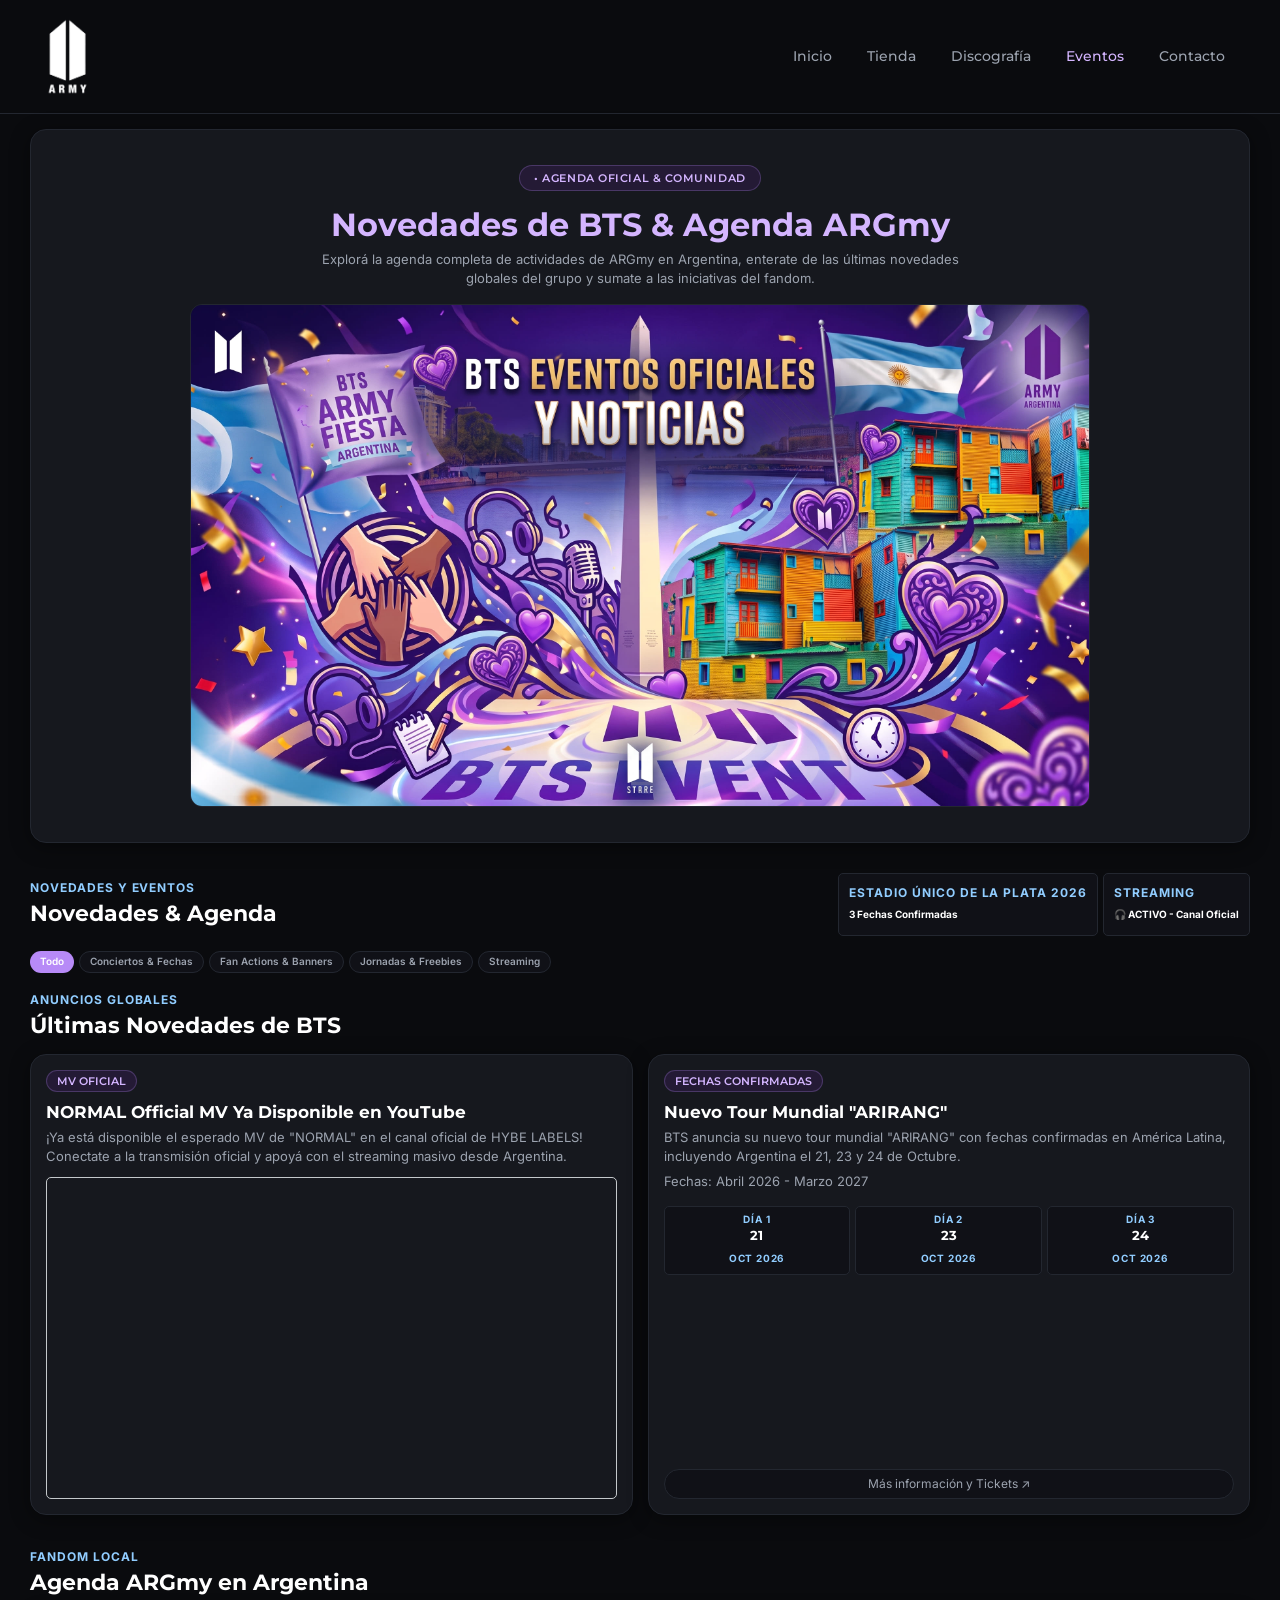
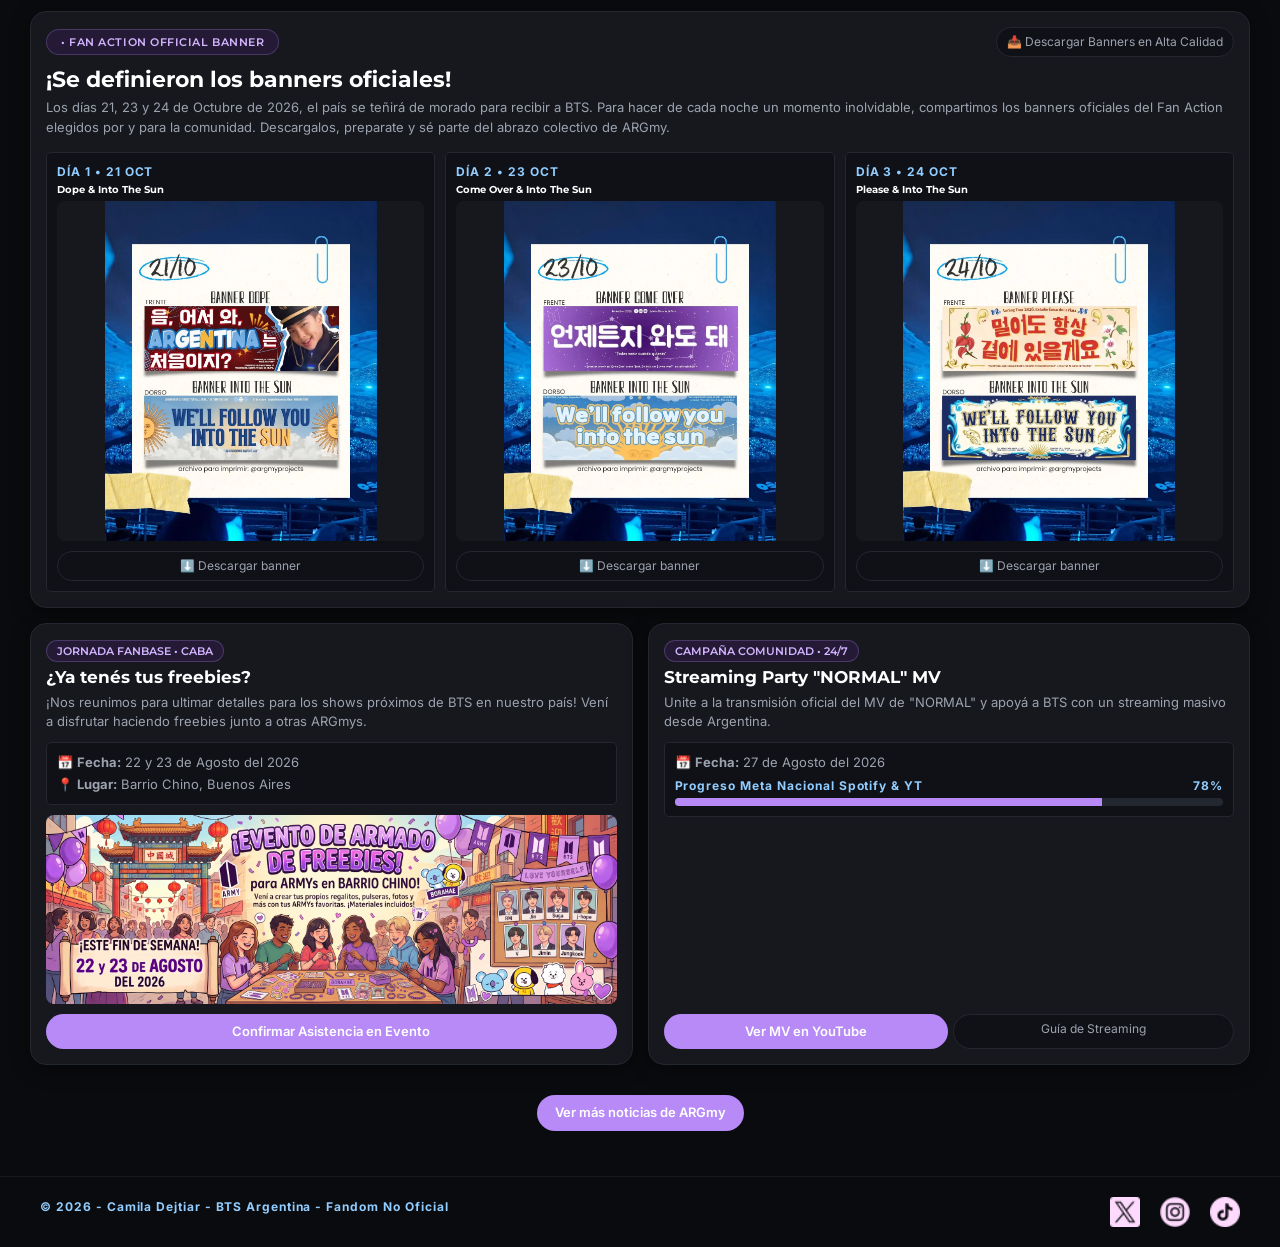
<file: pages/eventos.html>
<!DOCTYPE html>
<html lang="es">
<head>
    <meta charset="UTF-8">
    <meta name="viewport" content="width=device-width, initial-scale=1.0">
    <meta name="robots" content="index, follow">

    <title>Agenda de Eventos y Novedades del Fandom | BTS ARGmy</title>
    <meta name="description" content="Enterate de las fechas de BTS en Argentina, descargá los banners del Fan Action oficial, sumate a jornadas de freebies y participá de las streaming parties de ARGmy.">
    <meta name="keywords" content="eventos BTS Argentina, BTS Estadio Único La Plata, tour ARIRANG, fan action BTS, streaming party BTS, freebies ARMY">

    <meta property="og:title" content="Agenda de Eventos y Novedades del Fandom | BTS ARGmy">
    <meta property="og:description" content="Fechas confirmadas, proyectos del fandom, banners oficiales del Tour ARIRANG y eventos presenciales en Buenos Aires.">
    <meta property="og:image" content="https://cdejtiar.github.io/btsargmy/assets/images/eventos.jpeg">
    <meta property="og:type" content="website">
    
    <link href="https://cdn.jsdelivr.net/npm/bootstrap@5.3.8/dist/css/bootstrap.min.css" rel="stylesheet" integrity="sha384-sRIl4kxILFvY47J16cr9ZwB07vP4J8+LH7qKQnuqkuIAvNWLzeN8tE5YBujZqJLB" crossorigin="anonymous">
    <link rel="stylesheet" href="../css/style.css">
    <link rel="stylesheet" href="https://unpkg.com/aos@next/dist/aos.css" />
    <link rel="shortcut icon" href="../assets/images/army.png" type="image/x-icon">
    <link rel="preconnect" href="https://fonts.googleapis.com">
    <link rel="preconnect" href="https://fonts.gstatic.com" crossorigin>
    <link href="https://fonts.googleapis.com/css2?family=Inter:ital,opsz,wght@0,14..32,100..900;1,14..32,100..900&family=Montserrat:ital,wght@0,100..900;1,100..900&display=swap" rel="stylesheet">
    
</head>
<body>

    <!-- HEADER / NAV -->
    <header>
        <nav class="navbar navbar-expand-lg header">
            <div class="container-fluid px-4">
                <a href="../index.html" class="navbar-brand">
                    <img src="../assets/images/army-white.png" alt="Logo de BTS Argentina" class="logo-header">
                </a>
                <button class="navbar-toggler bg-custom button" type="button" data-bs-toggle="collapse" data-bs-target="#navbarNav" aria-controls="navbarNav" aria-expanded="false" aria-label="Toggle navigation">
                    <span class="navbar-toggler-icon"></span>
                </button>
                <div class="collapse navbar-collapse justify-content-end" id="navbarNav">
                    <ul class="navbar-nav containerMenu">
                        <li class="nav-item">
                            <a class="nav-link linkMenu" href="../index.html">Inicio</a>
                        </li>
                        <li class="nav-item">
                            <a class="nav-link linkMenu" href="./tienda.html">Tienda</a>
                        </li>
                        <li class="nav-item">
                            <a class="nav-link linkMenu" href="./discografia.html">Discografía</a>
                        </li>
                        <li class="nav-item">
                            <a class="nav-link linkMenu active" aria-current="page" href="./eventos.html">Eventos</a>
                        </li>
                        <li class="nav-item">
                            <a class="nav-link linkMenu" href="./contacto.html">Contacto</a>
                        </li>
                    </ul>
                </div>
            </div>
        </nav>
    </header>

    <!-- MAIN -->
    <main class="grid-events container-fluid py-4 px-md-5">

        <section class="area-hero text-center myCard hero-card mb-5">
            <span class="hero-tag mb-3">• AGENDA OFICIAL & COMUNIDAD</span>
            <h1 class="area-title display-4 my-2">Novedades de BTS & Agenda ARGmy</h1>
            <p class="body-text strong center area-description mx-auto mb-4 hero-max-width">
                Explorá la agenda completa de actividades de ARGmy en Argentina, enterate de las últimas novedades globales del grupo y sumate a las iniciativas del fandom.
            </p>

            <figure class="hero area-hero hero-carousel overflow-hidden">
                <img class="img-fluid w-100" src="../assets/images/eventos.jpeg" alt="Ilustración con el texto BTS Eventos Oficiales y Noticias sobre fondo morado con la bandera de BTS ARMY Fiesta, auriculares y el Obelisco">
            </figure>
        </section>

        <section class="mb-4">
            <div class="d-flex flex-wrap justify-content-between align-items-center gap-3 mb-4">
                <div>
                    <span class="body-secondary text-uppercase fw-bold">NOVEDADES Y EVENTOS</span>
                    <h2 class="title mt-1">Novedades & Agenda</h2>
                </div>
                
                <div class="d-flex gap-2">
                    <div class="metric-box p-3 rounded-3 text-start">
                        <span class="body-secondary d-block text-uppercase fw-bold">ESTADIO ÚNICO DE LA PLATA 2026</span>
                        <span class="metric-number fs-6 text-white">3 Fechas Confirmadas</span>
                    </div>
                    <div class="metric-box p-3 rounded-3 text-start">
                        <span class="body-secondary d-block text-uppercase fw-bold">STREAMING</span>
                        <span class="metric-number fs-6 text-white">🎧 ACTIVO - Canal Oficial</span>
                    </div>
                </div>
            </div>

            <div class="d-flex flex-wrap gap-2 mb-4">
                <button type="button" class="button py-1 px-3 fs-6">Todo</button>
                <button type="button" class="button-secondary py-1 px-3 fs-6">Conciertos & Fechas</button>
                <button type="button" class="button-secondary py-1 px-3 fs-6">Fan Actions & Banners</button>
                <button type="button" class="button-secondary py-1 px-3 fs-6">Jornadas & Freebies</button>
                <button type="button" class="button-secondary py-1 px-3 fs-6">Streaming</button>
            </div>
        </section>

        <section class="content area-news mb-5">
            <div class="mb-4">
                <span class="body-secondary text-uppercase fw-bold">ANUNCIOS GLOBALES</span>
                <h2 class="title mt-1">Últimas Novedades de BTS</h2>
            </div>

            <div class="row row-cols-1 row-cols-lg-2 g-4 mb-4">
                
                <div class="col" data-aos="fade-right">
                    <article class="myCard h-100 d-flex flex-column justify-content-between p-4">
                        <div>
                            <div class="d-flex gap-2 mb-3">
                                <span class="news-chip">MV OFICIAL</span>
                            </div>
                            <h3 class="subtitle mb-2">NORMAL Official MV Ya Disponible en YouTube</h3>
                            <p class="body-text p-0 text-start mb-3">
                                ¡Ya está disponible el esperado MV de "NORMAL" en el canal oficial de HYBE LABELS! Conectate a la transmisión oficial y apoyá con el streaming masivo desde Argentina.
                            </p>
                        </div>
                        <div class="ratio ratio-16x9 rounded-3 overflow-hidden border border-secondary-subtle">
                            <iframe src="https://www.youtube.com/embed/GEk4jHwfFTA?si=38BBHWcqW3p06-4q" title="YouTube video player" allowfullscreen></iframe>
                        </div>
                    </article>
                </div>

                <div class="col" data-aos="fade-left">
                    <article class="myCard h-100 d-flex flex-column justify-content-between p-4">
                        <div>
                            <div class="d-flex gap-2 mb-3">
                                <span class="news-chip">FECHAS CONFIRMADAS</span>
                            </div>
                            <h3 class="subtitle mb-2">Nuevo Tour Mundial "ARIRANG"</h3>
                            <p class="body-text p-0 text-start mb-2">
                                BTS anuncia su nuevo tour mundial "ARIRANG" con fechas confirmadas en América Latina, incluyendo Argentina el 21, 23 y 24 de Octubre.
                            </p>
                            <p class="body-subtext mb-4">Fechas: Abril 2026 - Marzo 2027</p>

                            <div class="row g-2 text-center mb-4">
                                <div class="col-4">
                                    <div class="p-2 rounded-3" style="background-color: #101117; border: 1px solid #232730;">
                                        <span class="body-secondary d-block fs-6">DÍA 1</span>
                                        <span class="title fs-5 d-block text-white">21</span>
                                        <span class="body-secondary fs-6">OCT 2026</span>
                                    </div>
                                </div>
                                <div class="col-4">
                                    <div class="p-2 rounded-3" style="background-color: #101117; border: 1px solid #232730;">
                                        <span class="body-secondary d-block fs-6">DÍA 2</span>
                                        <span class="title fs-5 d-block text-white">23</span>
                                        <span class="body-secondary fs-6">OCT 2026</span>
                                    </div>
                                </div>
                                <div class="col-4">
                                    <div class="p-2 rounded-3" style="background-color: #101117; border: 1px solid #232730;">
                                        <span class="body-secondary d-block fs-6">DÍA 3</span>
                                        <span class="title fs-5 d-block text-white">24</span>
                                        <span class="body-secondary fs-6">OCT 2026</span>
                                    </div>
                                </div>
                            </div>
                        </div>

                        <a class="button-secondary w-100 text-center py-2" href="https://btsworldtourofficial.com/" target="_blank">Más información y Tickets ↗</a>
                    </article>
                </div>

            </div>
        </section>

        <section class="content area-agenda mb-5">
            <div class="mb-4">
                <span class="body-secondary text-uppercase fw-bold">FANDOM LOCAL</span>
                <h2 class="title mt-1">Agenda ARGmy en Argentina</h2>
            </div>

            <article class="myCard p-4 mb-4" data-aos="fade-up">
                <div class="d-flex flex-wrap justify-content-between align-items-center mb-3">
                    <span class="hero-tag">• FAN ACTION OFFICIAL BANNER</span>
                    <a href="#banners-oficiales" class="button-secondary py-2 px-3">📥 Descargar Banners en Alta Calidad</a>
                </div>

                <h3 class="title mb-2">¡Se definieron los banners oficiales!</h3>
                <p class="body-text p-0 text-start mb-4">
                    Los días 21, 23 y 24 de Octubre de 2026, el país se teñirá de morado para recibir a BTS. Para hacer de cada noche un momento inolvidable, compartimos los banners oficiales del Fan Action elegidos por y para la comunidad. Descargalos, preparate y sé parte del abrazo colectivo de ARGmy.
                </p>

                <div class="row row-cols-1 row-cols-lg-3 g-3" id="banners-oficiales">
                    <div class="col">
                        <div class="p-3 rounded-3 h-100 d-flex flex-column justify-content-between" style="background-color: #101117; border: 1px solid #232730;">
                            <div>
                                <span class="body-secondary d-block mb-1">DÍA 1 • 21 OCT</span>
                                <h4 class="subtitle fs-6 mb-2">Dope & Into The Sun</h4>
                                <figure class="banner-preview mb-2">
                                    <img src="../assets/images/agenda-banner21.webp" alt="Banner 21 de Octubre">
                                </figure>
                            </div>
                            <a href="../assets/images/agenda-banner21.webp" download class="button-secondary w-100 text-center py-2 mt-2">⬇️ Descargar banner</a>
                        </div>
                    </div>

                    <div class="col">
                        <div class="p-3 rounded-3 h-100 d-flex flex-column justify-content-between" style="background-color: #101117; border: 1px solid #232730;">
                            <div>
                                <span class="body-secondary d-block mb-1">DÍA 2 • 23 OCT</span>
                                <h4 class="subtitle fs-6 mb-2">Come Over & Into The Sun</h4>
                                <figure class="banner-preview mb-2">
                                    <img src="../assets/images/agenda-banner23.webp" alt="Banner 23 de Octubre">
                                </figure>
                            </div>
                            <a href="../assets/images/agenda-banner23.webp" download class="button-secondary w-100 text-center py-2 mt-2">⬇️ Descargar banner</a>
                        </div>
                    </div>

                    <div class="col">
                        <div class="p-3 rounded-3 h-100 d-flex flex-column justify-content-between" style="background-color: #101117; border: 1px solid #232730;">
                            <div>
                                <span class="body-secondary d-block mb-1">DÍA 3 • 24 OCT</span>
                                <h4 class="subtitle fs-6 mb-2">Please & Into The Sun</h4>
                                <figure class="banner-preview mb-2">
                                    <img src="../assets/images/agenda-banner24.webp" alt="Banner 24 de Octubre">
                                </figure>
                            </div>
                            <a href="../assets/images/agenda-banner24.webp" download class="button-secondary w-100 text-center py-2 mt-2">⬇️ Descargar banner</a>
                        </div>
                    </div>
                </div>
            </article>

            <div class="row row-cols-1 row-cols-lg-2 g-4">
                
                <div class="col" data-aos="fade-right">
                    <article class="myCard h-100 d-flex flex-column justify-content-between p-4">
                        <div>
                            <span class="news-chip mb-2">JORNADA FANBASE • CABA</span>
                            <h3 class="subtitle mb-2">¿Ya tenés tus freebies?</h3>
                            <p class="body-text p-0 text-start mb-3">
                                ¡Nos reunimos para ultimar detalles para los shows próximos de BTS en nuestro país! Vení a disfrutar haciendo freebies junto a otras ARGmys.
                            </p>

                            <div class="p-3 rounded-3 mb-3" style="background-color: #101117; border: 1px solid #232730;">
                                <p class="body-subtext m-0 mb-1">📅 <strong>Fecha:</strong> 22 y 23 de Agosto del 2026</p>
                                <p class="body-subtext m-0">📍 <strong>Lugar:</strong> Barrio Chino, Buenos Aires</p>
                            </div>

                            <figure class="event-img-container mb-3" style="max-height: 200px;">
                                <img src="../assets/images/eventos-freebies.jpeg" class="img-fluid w-100" alt="Jornada de Freebies Barrio Chino" loading="lazy">
                            </figure>
                        </div>

                        <a href="./contacto.html" class="button w-100 text-center">Confirmar Asistencia en Evento</a>
                    </article>
                </div>

                <div class="col" data-aos="fade-left">
                    <article class="myCard h-100 d-flex flex-column justify-content-between p-4">
                        <div>
                            <span class="news-chip mb-2">CAMPAÑA COMUNIDAD • 24/7</span>
                            <h3 class="subtitle mb-2">Streaming Party "NORMAL" MV</h3>
                            <p class="body-text p-0 text-start mb-3">
                                Unite a la transmisión oficial del MV de "NORMAL" y apoyá a BTS con un streaming masivo desde Argentina.
                            </p>

                            <div class="p-3 rounded-3 mb-3" style="background-color: #101117; border: 1px solid #232730;">
                                <p class="body-subtext m-0 mb-2">📅 <strong>Fecha:</strong> 27 de Agosto del 2026</p>

                                <div class="d-flex justify-content-between body-secondary mb-1">
                                    <span>Progreso Meta Nacional Spotify & YT</span>
                                    <span>78%</span>
                                </div>
                                <div class="progress event-progress">
                                    <div class="progress-bar" role="progressbar" style="width: 78%;" aria-valuenow="78" aria-valuemin="0" aria-valuemax="100"></div>
                                </div>
                            </div>
                        </div>

                        <div class="d-flex gap-2">
                            <a href="https://www.youtube.com/watch?v=GEk4jHwfFTA" target="_blank" class="button w-100 text-center">Ver MV en YouTube</a>
                            <a href="https://open.spotify.com" target="_blank" class="button-secondary w-100 text-center py-2">Guía de Streaming</a>
                        </div>
                    </article>
                </div>

            </div>
        </section>

        <section class="content button-center area-more text-center mb-5">
            <a class="button" href="./eventos.html">Ver más noticias de ARGmy</a>
        </section>

    </main>

    <!-- FOOTER -->
    <footer>
        <p class="body-secondary">&copy; 2026 - Camila Dejtiar - BTS Argentina - Fandom No Oficial</p>

        <section>
            <a href="https://x.com/BTSarg_official" target="_blank">
                <img src="../assets/images/x.png" alt="Logo de X">
            </a>
            <a href="https://www.instagram.com/btsargentina.official/" target="_blank">
                <img src="../assets/images/instagram.png" alt="Logo de Instagram">
            </a>
            <a href="https://www.tiktok.com/@btsargentina.official" target="_blank">
                <img src="../assets/images/tiktok.png" alt="Logo de TikTok">
            </a>
        </section>
    </footer>

    <script src="https://cdn.jsdelivr.net/npm/bootstrap@5.3.8/dist/js/bootstrap.bundle.min.js" integrity="sha384-FKyoEForCGlyvwx9Hj09JcYn3nv7wiPVlz7YYwJrWVcXK/BmnVDxM+D2scQbITxI" crossorigin="anonymous"></script>
    <script src="https://unpkg.com/aos@next/dist/aos.js"></script>
    <script>
      AOS.init({ duration: 1000, once: true });
    </script>
</body>
</html>
</file>
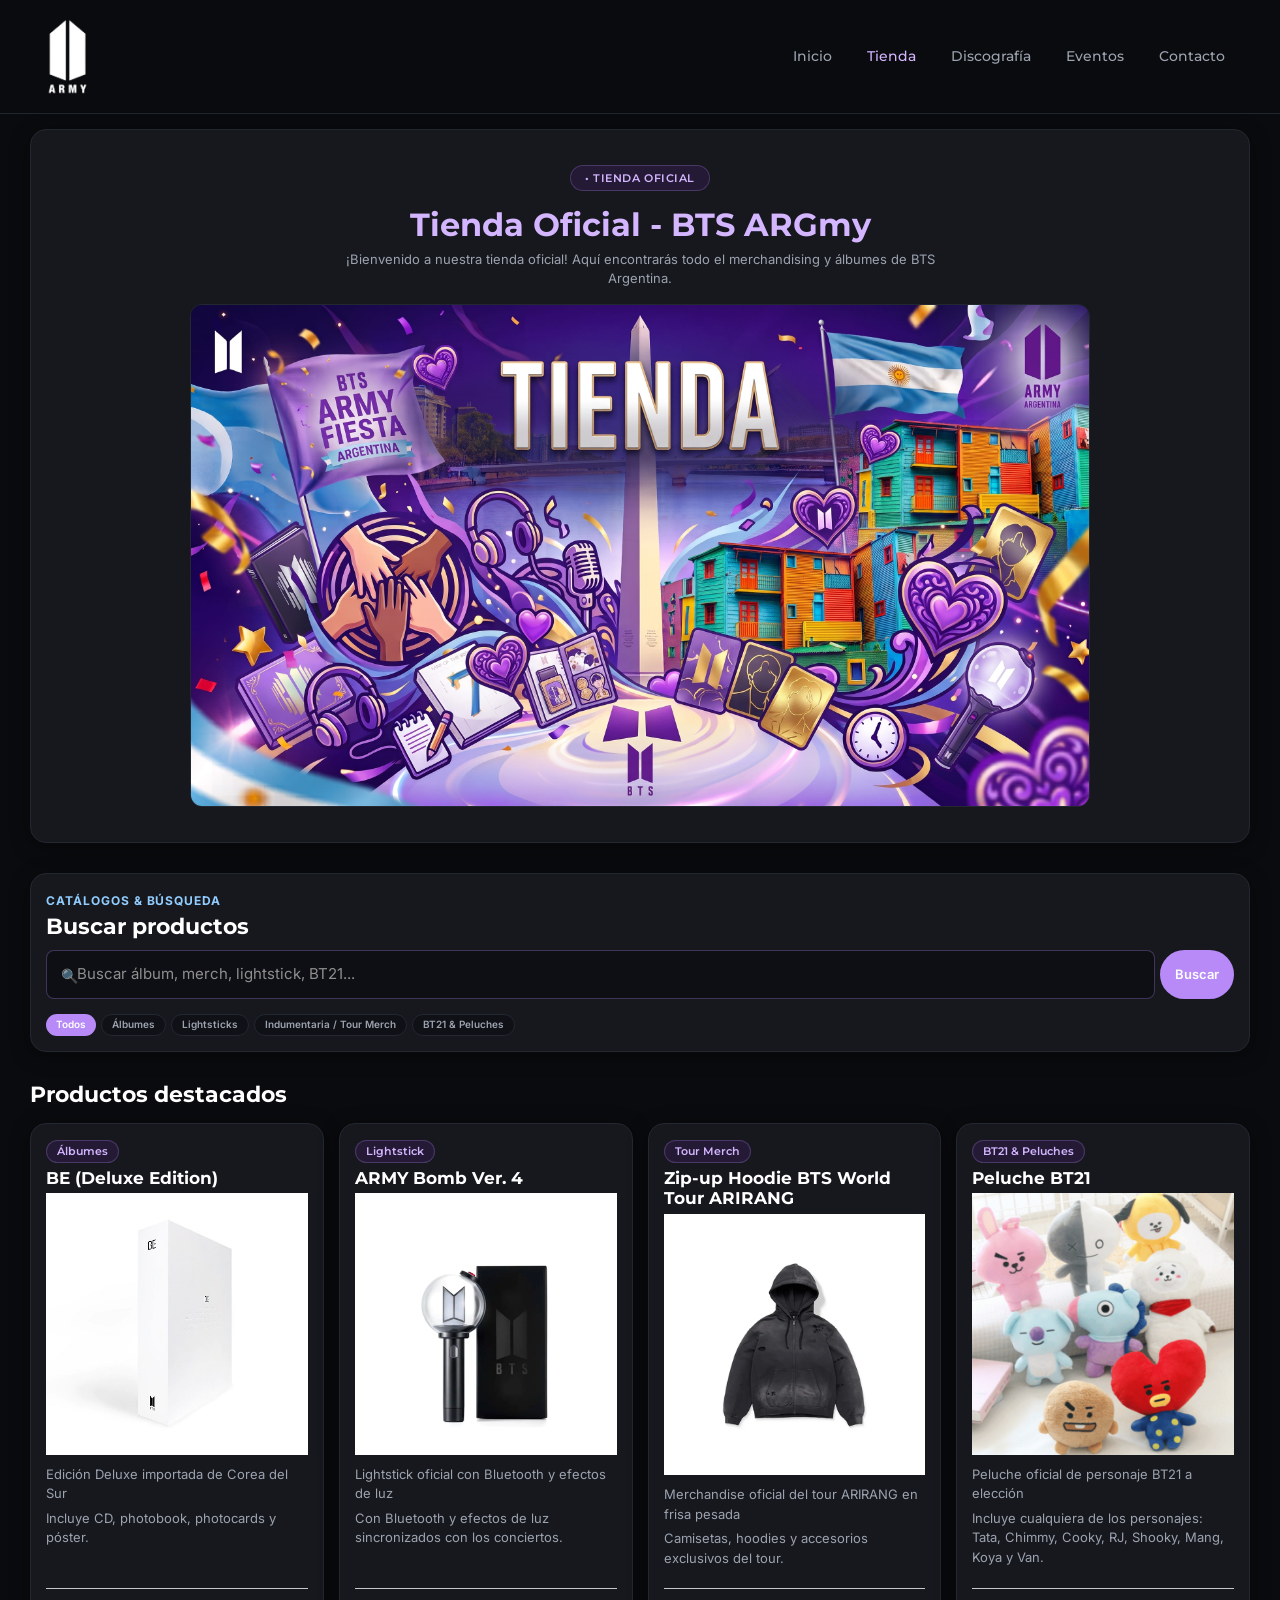
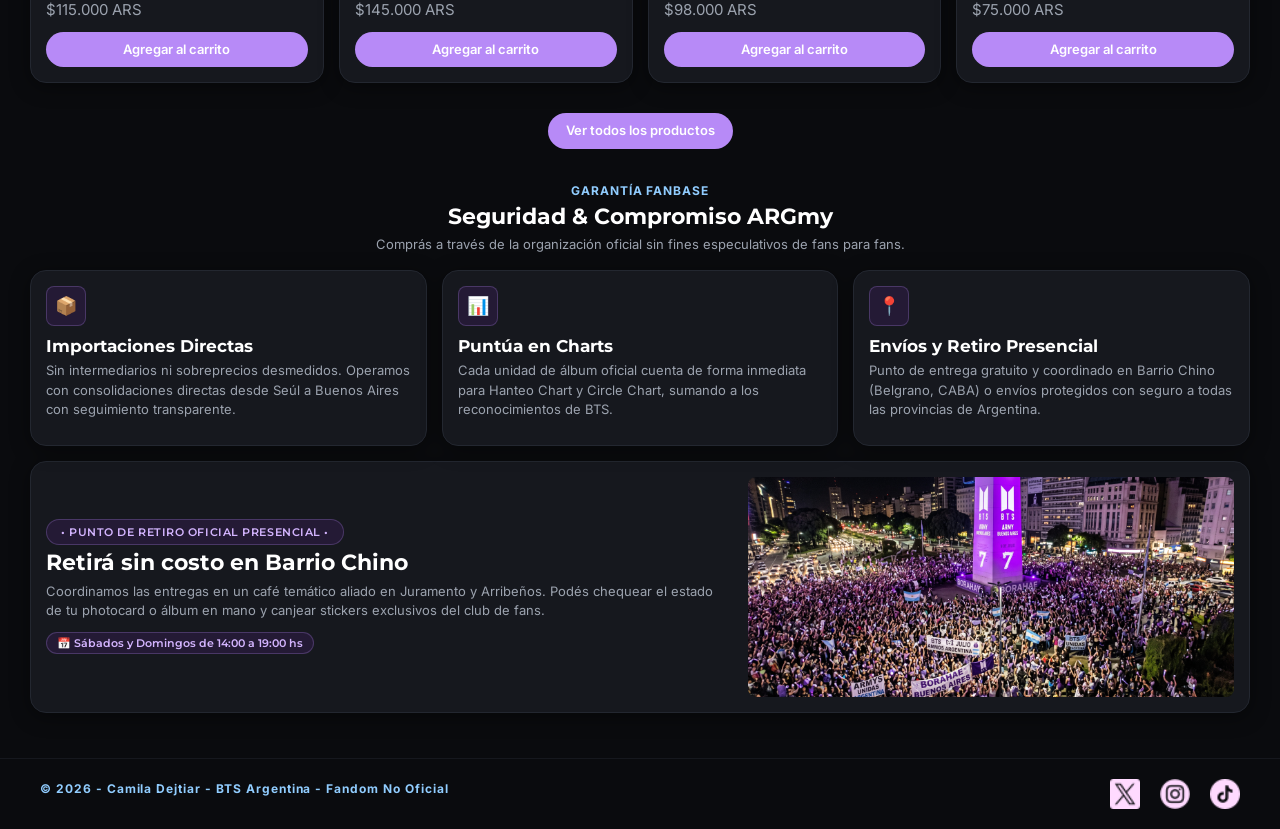
<file: pages/tienda.html>
<!doctype html>
<html lang="es">
  <head>
    <meta charset="UTF-8" />
    <meta name="viewport" content="width=device-width, initial-scale=1.0" />
    <meta name="robots" content="index, follow">

    <title>Tienda Oficial de Merch, Álbumes y Lightsticks | BTS ARGmy</title>
    <meta
      name="description"
      content="Comprá merch oficial de BTS, álbumes K-Pop importados de Corea y ARMY Bomb Ver. 4 con envío a toda Argentina o retiro presencial sin costo en Barrio Chino, CABA."
    />
    <meta name="keywords" content="tienda BTS Argentina, merch oficial BTS, ARMY Bomb Ver 4, álbumes BTS, BT21 Argentina, compras grupales BTS">
    <meta
      property="og:title"
      content="Tienda Oficial de Merch, Álbumes y Lightsticks | BTS ARGmy"
    />
    <meta
      property="og:description"
      content="Consigue álbumes oficiales de BTS, ARMY Bomb Ver. 4, indumentaria del tour y peluches BT21 con garantía de importación directa a Argentina."
    />
    <meta
      property="og:image"
      content="https://cdejtiar.github.io/btsargmy/assets/images/tienda.jpeg"
    />
    <meta property="og:type" content="website" />

    <link
      href="https://cdn.jsdelivr.net/npm/bootstrap@5.3.8/dist/css/bootstrap.min.css"
      rel="stylesheet"
      integrity="sha384-sRIl4kxILFvY47J16cr9ZwB07vP4J8+LH7qKQnuqkuIAvNWLzeN8tE5YBujZqJLB"
      crossorigin="anonymous"
    />
    <link rel="stylesheet" href="../css/style.css" />
    <link rel="stylesheet" href="https://unpkg.com/aos@next/dist/aos.css" />
    <link
      rel="shortcut icon"
      href="../assets/images/army.png"
      type="image/x-icon"
    />
    <link rel="preconnect" href="https://fonts.googleapis.com" />
    <link rel="preconnect" href="https://fonts.gstatic.com" crossorigin />
    <link
      href="https://fonts.googleapis.com/css2?family=Inter:ital,opsz,wght@0,14..32,100..900;1,14..32,100..900&family=Montserrat:ital,wght@0,100..900;1,100..900&display=swap"
      rel="stylesheet"
    />
  </head>
  <body>
    <!-- HEADER / NAV -->
    <header>
      <nav class="navbar navbar-expand-lg header">
        <div class="container-fluid px-4">
          <a href="../index.html" class="navbar-brand">
            <img
              src="../assets/images/army-white.png"
              alt="Logo de BTS Argentina"
              class="logo-header"
            />
          </a>
          <button
            class="navbar-toggler bg-custom button"
            type="button"
            data-bs-toggle="collapse"
            data-bs-target="#navbarNav"
            aria-controls="navbarNav"
            aria-expanded="false"
            aria-label="Toggle navigation"
          >
            <span class="navbar-toggler-icon"></span>
          </button>
          <div
            class="collapse navbar-collapse justify-content-end"
            id="navbarNav"
          >
            <ul class="navbar-nav containerMenu">
              <li class="nav-item">
                <a class="nav-link linkMenu" href="../index.html">Inicio</a>
              </li>
              <li class="nav-item">
                <a
                  class="nav-link linkMenu active"
                  aria-current="page"
                  href="./tienda.html"
                  >Tienda</a
                >
              </li>
              <li class="nav-item">
                <a class="nav-link linkMenu" href="./discografia.html"
                  >Discografía</a
                >
              </li>
              <li class="nav-item">
                <a class="nav-link linkMenu" href="./eventos.html">Eventos</a>
              </li>
              <li class="nav-item">
                <a class="nav-link linkMenu" href="./contacto.html">Contacto</a>
              </li>
            </ul>
          </div>
        </div>
      </nav>
    </header>

    <!-- MAIN -->
    <main class="grid-shop container-fluid py-4 px-md-5">
      <section class="area-hero text-center myCard hero-card mb-5">
        <span class="hero-tag mb-3">• TIENDA OFICIAL</span>
        <h1 class="area-title display-4 my-2">Tienda Oficial - BTS ARGmy</h1>
        <p
          class="body-text strong center area-description mx-auto mb-4 hero-max-width"
        >
          ¡Bienvenido a nuestra tienda oficial! Aquí encontrarás todo el
          merchandising y álbumes de BTS Argentina.
        </p>

        <figure class="hero area-hero hero-carousel overflow-hidden">
          <img
            class="img-fluid w-100"
            src="../assets/images/tienda.jpeg"
            alt="Ilustración con el texto Tienda sobre un fondo morado con photocards, lightstick, libros de BTS, el Obelisco y casas de Caminito"
          />
        </figure>
      </section>

      <section class="content area-search mb-5" data-aos="fade-up">
        <div class="myCard p-4">
          <div class="mb-3">
            <span class="body-secondary text-uppercase fw-bold"
              >CATÁLOGOS & BÚSQUEDA</span
            >
            <h2 class="title mt-1">Buscar productos</h2>
          </div>

          <form class="d-flex gap-2 mb-4" action="" method="">
            <div class="position-relative flex-grow-1">
              <input
                type="text"
                class="form-control-dark w-100 ps-5"
                placeholder="Buscar álbum, merch, lightstick, BT21..."
                name="search"
                id="search"
              />
              <span class="search-icon-inside">🔍</span>
            </div>
            <button class="button px-4" type="submit">Buscar</button>
          </form>

          <div class="d-flex flex-wrap gap-2">
            <button type="button" class="button py-1 px-3 fs-6">Todos</button>
            <button type="button" class="button-secondary py-1 px-3 fs-6">
              Álbumes
            </button>
            <button type="button" class="button-secondary py-1 px-3 fs-6">
              Lightsticks
            </button>
            <button type="button" class="button-secondary py-1 px-3 fs-6">
              Indumentaria / Tour Merch
            </button>
            <button type="button" class="button-secondary py-1 px-3 fs-6">
              BT21 & Peluches
            </button>
          </div>
        </div>
      </section>

      <section class="content area-products mb-5">
        <div class="mb-4">
          <h2 class="title mt-1">Productos destacados</h2>
        </div>

        <div class="products row row-cols-1 row-cols-md-2 row-cols-lg-4 g-4">
          <div class="col">
            <article
              class="product myCard h-100 d-flex flex-column justify-content-between p-4" data-aos="zoom-in"
            >
              <div>
                <span class="news-chip mb-2">Álbumes</span>
                <h3 class="subtitle mb-2">BE (Deluxe Edition)</h3>
                <figure class="product-img-container mb-3">
                  <img
                    class="img-fluid w-100"
                    src="../assets/images/album-be.webp"
                    alt="Álbum BE Deluxe Edition de BTS"
                    loading="lazy"
                  />
                </figure>
                <p class="body-subtext mb-2">
                  Edición Deluxe importada de Corea del Sur
                </p>
                <p class="body-text p-0 text-start">
                  Incluye
                  <span class="strong"
                    >CD, photobook, photocards y póster.</span
                  >
                </p>
              </div>
              <div class="mt-3 pt-3 border-top border-secondary-subtle">
                <p class="price-tag mb-3">$115.000 ARS</p>
                <button class="button w-100" type="button">
                  Agregar al carrito
                </button>
              </div>
            </article>
          </div>

          <div class="col">
            <article
              class="product myCard h-100 d-flex flex-column justify-content-between p-4" data-aos="zoom-in"
            >
              <div>
                <span class="news-chip mb-2">Lightstick</span>
                <h3 class="subtitle mb-2">ARMY Bomb Ver. 4</h3>
                <figure class="product-img-container mb-3">
                  <img
                    class="img-fluid w-100"
                    src="../assets/images/lightstick-ver4.webp"
                    alt="Lightstick Oficial ARMY Bomb Ver. 4"
                    loading="lazy"
                  />
                </figure>
                <p class="body-subtext mb-2">
                  Lightstick oficial con Bluetooth y efectos de luz
                </p>
                <p class="body-text p-0 text-start">
                  Con
                  <span class="strong">Bluetooth y efectos de luz</span>
                  sincronizados con los conciertos.
                </p>
              </div>
              <div class="mt-3 pt-3 border-top border-secondary-subtle">
                <p class="price-tag mb-3">$145.000 ARS</p>
                <button class="button w-100" type="button">
                  Agregar al carrito
                </button>
              </div>
            </article>
          </div>

          <div class="col">
            <article
              class="product myCard h-100 d-flex flex-column justify-content-between p-4" data-aos="zoom-in"
            >
              <div>
                <span class="news-chip mb-2">Tour Merch</span>
                <h3 class="subtitle mb-2">
                  Zip-up Hoodie BTS World Tour ARIRANG
                </h3>
                <figure class="product-img-container mb-3">
                  <img
                    class="img-fluid w-100"
                    src="../assets/images/tour-merch-hoodie.webp"
                    alt="Buzo con cierre oficial del Tour ARIRANG de BTS"
                    loading="lazy"
                  />
                </figure>
                <p class="body-subtext mb-2">
                  Merchandise oficial del tour ARIRANG en frisa pesada
                </p>
                <p class="body-text p-0 text-start">
                  Camisetas, hoodies y accesorios
                  <span class="strong">exclusivos del tour.</span>
                </p>
              </div>
              <div class="mt-3 pt-3 border-top border-secondary-subtle">
                <p class="price-tag mb-3">$98.000 ARS</p>
                <button class="button w-100" type="button">
                  Agregar al carrito
                </button>
              </div>
            </article>
          </div>

          <div class="col">
            <article
              class="product myCard h-100 d-flex flex-column justify-content-between p-4" data-aos="zoom-in"
            >
              <div>
                <span class="news-chip mb-2">BT21 & Peluches</span>
                <h3 class="subtitle mb-2">Peluche BT21</h3>
                <figure class="product-img-container mb-3">
                  <img
                    class="img-fluid w-100"
                    src="../assets/images/bt21-plush.png"
                    alt="Peluche BT21 a elección de línea Line Friends"
                    loading="lazy"
                  />
                </figure>
                <p class="body-subtext mb-2">
                  Peluche oficial de personaje BT21 a elección
                </p>
                <p class="body-text p-0 text-start">
                  Incluye cualquiera de los personajes:
                  <span class="strong"
                    >Tata, Chimmy, Cooky, RJ, Shooky, Mang, Koya y Van.</span
                  >
                </p>
              </div>
              <div class="mt-3 pt-3 border-top border-secondary-subtle">
                <p class="price-tag mb-3">$75.000 ARS</p>
                <button class="button w-100" type="button">
                  Agregar al carrito
                </button>
              </div>
            </article>
          </div>
        </div>
      </section>

      <section class="content button-center area-more text-center mb-5">
        <a class="button" href="./tienda.html">Ver todos los productos</a>
      </section>

      <section class="area-security mb-5" data-aos="fade-up">
        <div class="text-center mb-4">
          <span class="body-secondary text-uppercase fw-bold"
            >GARANTÍA FANBASE</span
          >
          <h2 class="title mt-1">Seguridad & Compromiso ARGmy</h2>
          <p class="body-subtext">
            Comprás a través de la organización oficial sin fines especulativos
            de fans para fans.
          </p>
        </div>

        <div class="row row-cols-1 row-cols-md-3 g-4 mb-4">
          <div class="col">
            <article class="myCard h-100 p-4">
              <span class="icon-box mb-3">📦</span>
              <h3 class="subtitle mb-2">Importaciones Directas</h3>
              <p class="body-text p-0 text-start">
                Sin intermediarios ni sobreprecios desmedidos. Operamos con
                consolidaciones directas desde Seúl a Buenos Aires con
                seguimiento transparente.
              </p>
            </article>
          </div>
          <div class="col">
            <article class="myCard h-100 p-4">
              <span class="icon-box mb-3">📊</span>
              <h3 class="subtitle mb-2">Puntúa en Charts</h3>
              <p class="body-text p-0 text-start">
                Cada unidad de álbum oficial cuenta de forma inmediata para
                Hanteo Chart y Circle Chart, sumando a los reconocimientos de
                BTS.
              </p>
            </article>
          </div>
          <div class="col">
            <article class="myCard h-100 p-4">
              <span class="icon-box mb-3">📍</span>
              <h3 class="subtitle mb-2">Envíos y Retiro Presencial</h3>
              <p class="body-text p-0 text-start">
                Punto de entrega gratuito y coordinado en Barrio Chino
                (Belgrano, CABA) o envíos protegidos con seguro a todas las
                provincias de Argentina.
              </p>
            </article>
          </div>
        </div>

        <article class="myCard p-4">
          <div class="row align-items-center g-4">
            <div class="col-lg-7">
              <span class="hero-tag mb-2"
                >• PUNTO DE RETIRO OFICIAL PRESENCIAL •</span
              >
              <h3 class="title mb-2">Retirá sin costo en Barrio Chino</h3>
              <p class="body-text p-0 mb-3 text-start">
                Coordinamos las entregas en un café temático aliado en Juramento
                y Arribeños. Podés chequear el estado de tu photocard o álbum en
                mano y canjear stickers exclusivos del club de fans.
              </p>
              <span class="news-chip"
                >📅 Sábados y Domingos de 14:00 a 19:00 hs</span
              >
            </div>
            <div class="col-lg-5">
              <div class="event-img-container">
                <img
                  src="../assets/images/argmy.jpeg"
                  alt="Punto de encuentro Barrio Chino Belgrano"
                  class="img-fluid w-100"
                  loading="lazy"
                />
              </div>
            </div>
          </div>
        </article>
      </section>
    </main>

    <!-- FOOTER -->
    <footer>
      <p class="body-secondary">
        &copy; 2026 - Camila Dejtiar - BTS Argentina - Fandom No Oficial
      </p>

      <section>
        <a href="https://x.com/BTSarg_official" target="_blank">
          <img src="../assets/images/x.png" alt="Logo de X" />
        </a>
        <a
          href="https://www.instagram.com/btsargentina.official/"
          target="_blank"
        >
          <img src="../assets/images/instagram.png" alt="Logo de Instagram" />
        </a>
        <a href="https://www.tiktok.com/@btsargentina.official" target="_blank">
          <img src="../assets/images/tiktok.png" alt="Logo de TikTok" />
        </a>
      </section>
    </footer>

    <script
      src="https://cdn.jsdelivr.net/npm/bootstrap@5.3.8/dist/js/bootstrap.bundle.min.js"
      integrity="sha384-FKyoEForCGlyvwx9Hj09JcYn3nv7wiPVlz7YYwJrWVcXK/BmnVDxM+D2scQbITxI"
      crossorigin="anonymous"
    ></script>
    <script src="https://unpkg.com/aos@next/dist/aos.js"></script>
    <script>
      AOS.init({ duration: 1000, once: true });
    </script>
  </body>
</html>
</file>
<file: css/style.css>
.hero-tag, .news-chip {
  display: inline-flex;
  align-items: center;
  justify-content: center;
  font-family: "Montserrat", sans-serif;
  font-weight: 600;
  border-radius: 50px;
  transition: all 0.2s ease-in-out;
  text-decoration: none;
}

* {
  margin: 0;
  padding: 0;
  box-sizing: border-box;
}

html {
  font-size: 62.5%;
}

body {
  background-color: #0a0b0e;
  font-family: "Inter", sans-serif;
  font-size: 1.5rem;
  color: #9ca3af;
  min-height: 100vh;
  display: flex;
  flex-direction: column;
}

a {
  text-decoration: none;
  color: inherit;
}

li {
  list-style-type: none;
}

figure {
  margin: 0;
}

.title, h1, h2, h3, h4 {
  font-family: "Montserrat", sans-serif;
  font-weight: 700;
  color: #ffffff;
}

.hero-title, .area-title {
  font-size: 3.2rem;
  color: #d4b5ff !important;
  text-align: center;
  font-weight: bold;
}
@media (max-width: 768px) {
  .hero-title, .area-title {
    font-size: 2.4rem;
    line-height: 1.2;
  }
}
@media (max-width: 480px) {
  .hero-title, .area-title {
    font-size: 2rem;
  }
}

.title, h2 {
  font-size: 2.2rem;
  color: #ffffff;
}
@media (max-width: 768px) {
  .title, h2 {
    font-size: 1.8rem;
  }
}

.subtitle, h3 {
  font-size: 1.7rem;
  color: #ffffff;
}
@media (max-width: 576px) {
  .subtitle, h3 {
    font-size: 1.4rem;
  }
}

.body-text {
  font-size: 1.3rem;
  color: #9ca3af;
}
@media (max-width: 576px) {
  .body-text {
    font-size: 1.15rem;
  }
}

.body-subtext {
  font-size: 1.3rem;
  color: #9ca3af;
}

.body-secondary {
  font-size: 1.2rem;
  color: #91CDFF;
  letter-spacing: 0.08em;
  font-weight: 700;
}

.header {
  padding: 1.5rem 3rem;
  border-bottom: 1px solid #232730;
  background-color: #0a0b0e;
}
@media (max-width: 768px) {
  .header {
    padding: 1rem 1.5rem;
  }
}

.bg-custom {
  background-color: #16181e;
  border: 1px solid #232730;
}
@media (max-width: 576px) {
  .bg-custom {
    padding: 0.5rem 1rem;
  }
}

.navbar-toggler-icon {
  background-image: url("data:image/svg+xml;charset=utf8,%3Csvg viewBox='0 0 30 30' xmlns='http://www.w3.org/2000/svg'%3E%3Cpath stroke='%230a0b0e' stroke-width='2' stroke-linecap='round' stroke-miterlimit='10' d='M4 7h22M4 15h22M4 23h22'/%3E%3C/svg%3E") !important;
}

.containerMenu {
  font-family: "Montserrat", sans-serif;
  font-size: 1.4rem;
  font-weight: 500;
  gap: 1.5rem;
  align-items: center;
}

.linkMenu {
  color: #9ca3af !important;
  transition: all 0.2s ease-in-out;
  padding: 0.5rem 1rem !important;
}
.linkMenu:hover, .linkMenu.active {
  color: #d4b5ff !important;
}
.linkMenu::after {
  display: none !important;
}

footer {
  padding: 2rem 4rem;
  border-top: 1px solid #16181e;
  display: flex;
  flex-direction: row;
  justify-content: space-between;
  align-items: center;
  gap: 2rem;
  margin-top: auto;
}
footer section {
  display: flex;
  justify-content: center;
  align-items: center;
  gap: 2rem;
}
footer img {
  width: 3rem;
  height: 3rem;
}

button, .button {
  display: inline-block;
  width: fit-content;
  text-decoration: none;
  font-family: "Inter", sans-serif;
  transition: all 0.2s ease-in-out !important;
  border: none;
  border-radius: 50px;
  background-color: #b78af7;
  color: #ffffff;
  font-weight: 600;
  font-size: 1.3rem;
  text-align: center;
  padding: 0.8rem 1.8rem;
}
button:hover, .button:hover {
  background-color: #d4b5ff;
  color: #0a0b0e;
  box-shadow: 0 0 15px rgba(183, 138, 247, 0.4);
}

.button-secondary {
  display: inline-block;
  width: fit-content;
  text-decoration: none;
  font-family: "Inter", sans-serif;
  transition: all 0.2s ease-in-out !important;
  border: 1px solid #232730;
  border-radius: 50px;
  background-color: #101117;
  color: #9ca3af;
  font-size: 1.2rem;
  padding: 0.6rem 1.4rem;
}
.button-secondary:hover {
  border-color: #b78af7;
  color: #ffffff;
}

.hero-tag {
  background-color: #241a35;
  color: #d4b5ff;
  border: 1px solid rgba(183, 138, 247, 0.25);
  font-size: 1.1rem;
  padding: 0.4rem 1.4rem;
  letter-spacing: 0.05em;
}
.hero-tag:hover {
  filter: brightness(1.1);
}

.news-chip {
  background-color: #241a35;
  color: #d4b5ff;
  border: 1px solid rgba(183, 138, 247, 0.25);
  font-size: 1.1rem;
  padding: 0.2rem 1rem;
}
.news-chip:hover {
  filter: brightness(1.1);
}

.myCard {
  background-color: #16181e;
  border-radius: 16px;
  box-shadow: 0 4px 20px rgba(0, 0, 0, 0.4);
  transition: all 0.2s ease-in-out;
  border: 1px solid #232730;
  padding: 2rem;
}
.myCard:hover {
  transform: translateY(-4px);
  border-color: #b78af7;
}
@media (max-width: 576px) {
  .myCard {
    padding: 1.2rem;
  }
}
.myCard p {
  color: #9ca3af;
}

.service-card .icon-box {
  display: flex;
  justify-content: center;
  align-items: center;
  width: 36px;
  height: 36px;
  background-color: #241a35;
  border: 1px solid rgba(183, 138, 247, 0.2);
  border-radius: 8px;
  font-size: 1.6rem;
  margin-bottom: 1.2rem;
}
.service-card .card-action-link {
  color: #9ca3af;
  font-size: 1.3rem;
  font-weight: 500;
  transition: all 0.2s ease-in-out;
}
.service-card .card-action-link:hover {
  color: #d4b5ff;
}

.area-cards .col-lg-7 .myCard {
  background-color: #101117;
  border: 1px solid #232730;
  border-radius: 8px;
}
.area-cards .col-lg-7 .myCard .subtitle {
  color: #ffffff;
}

.metric-box {
  background-color: #101117;
  border: 1px solid #232730;
  border-radius: 8px;
}
.metric-box .metric-number {
  color: #b78af7;
  font-size: 2.2rem;
  font-weight: 700;
}
@media (max-width: 576px) {
  .metric-box .metric-number {
    font-size: 1.8rem;
  }
}

@keyframes fadeInUp {
  0% {
    opacity: 0;
    transform: translateY(20px);
  }
  100% {
    opacity: 1;
    transform: translateY(0);
  }
}
.hero-card {
  padding: 3.5rem 2rem;
  background-color: #16181e;
  opacity: 0;
  animation: fadeInUp 0.9s ease-out forwards;
}
@media (max-width: 768px) {
  .hero-card {
    padding: 2rem 1.2rem;
  }
}

.hero-max-width {
  max-width: 650px;
}

.hero-carousel {
  border-radius: 12px;
  max-width: 900px;
  margin: 0 auto;
  border: 1px solid #232730;
}

.featured-album-card {
  padding: clamp(1.6rem, 3vw, 3.2rem);
}

.featured-album-cover {
  width: 100%;
  aspect-ratio: 1;
  overflow: hidden;
  border: 1px solid #232730;
  border-radius: 8px;
  background-color: #101117;
}
.featured-album-cover img {
  display: block;
  width: 100%;
  height: 100%;
  object-fit: cover;
}

.featured-album-description {
  font-size: 1.5rem;
  line-height: 1.7;
}
@media (max-width: 576px) {
  .featured-album-description {
    font-size: 1.3rem;
  }
}

.logo-header {
  width: 45px;
  height: auto;
}
@media (max-width: 576px) {
  .logo-header {
    width: 36px;
  }
}

.event-img-container {
  width: 100%;
  max-height: 220px;
  overflow: hidden;
  border-radius: 8px;
}
@media (max-width: 576px) {
  .event-img-container {
    max-height: 160px;
  }
}
.event-img-container img {
  width: 100%;
  height: 100%;
  object-fit: cover;
}

.banner-preview {
  display: flex;
  justify-content: center;
  align-items: center;
  width: 100%;
  height: clamp(22rem, 30vw, 34rem);
  overflow: hidden;
  border-radius: 8px;
  background-color: #16181e;
}
@media (max-width: 576px) {
  .banner-preview {
    height: 18rem;
  }
}
.banner-preview img {
  display: block;
  width: 100%;
  height: 100%;
  object-fit: contain;
}

.event-progress {
  height: 0.8rem;
  background-color: #232730;
}
.event-progress .progress-bar {
  background-color: #b78af7;
}

.search-icon-inside {
  position: absolute;
  left: 1.5rem;
  top: 50%;
  transform: translateY(-50%);
  font-size: 1.4rem;
  pointer-events: none;
  opacity: 0.7;
}

.area-security .icon-box {
  display: flex;
  justify-content: center;
  align-items: center;
  width: 40px;
  height: 40px;
  background-color: #241a35;
  border: 1px solid rgba(183, 138, 247, 0.25);
  border-radius: 8px;
  font-size: 1.8rem;
}

.tracklist-scroll-container {
  max-height: 32rem;
  overflow-y: auto;
  overscroll-behavior: contain;
}
.tracklist-scroll-container li {
  gap: 0.8rem;
  line-height: 1.5;
}
.tracklist-scroll-container .body-text {
  font-size: 1.5rem;
}
.tracklist-scroll-container li > div {
  flex-shrink: 0;
}
.tracklist-scroll-container::-webkit-scrollbar {
  width: 6px;
}
.tracklist-scroll-container::-webkit-scrollbar-track {
  background: #101117;
  border-radius: 4px;
}
.tracklist-scroll-container::-webkit-scrollbar-thumb {
  background: rgba(183, 138, 247, 0.4);
  border-radius: 4px;
}
.tracklist-scroll-container::-webkit-scrollbar-thumb:hover {
  background: #b78af7;
}

form input, form textarea, form select {
  color: #0a0b0e;
}

.form-control-dark {
  background-color: rgba(10, 11, 14, 0.6);
  border: 1.5px solid rgba(183, 138, 247, 0.3);
  border-radius: 8px;
  font-family: "Inter", sans-serif;
  font-size: 1.5rem;
  color: #ffffff;
  padding: 1.2rem 1.6rem;
  outline: none;
  transition: all 0.2s ease-in-out;
}
.form-control-dark:focus {
  border-color: #d4b5ff;
  background-color: rgba(10, 11, 14, 0.9);
  box-shadow: 0 0 12px rgba(212, 181, 255, 0.4);
}
.form-control-dark::placeholder {
  color: #8f8f8f;
}

/*# sourceMappingURL=style.css.map */
</file>
